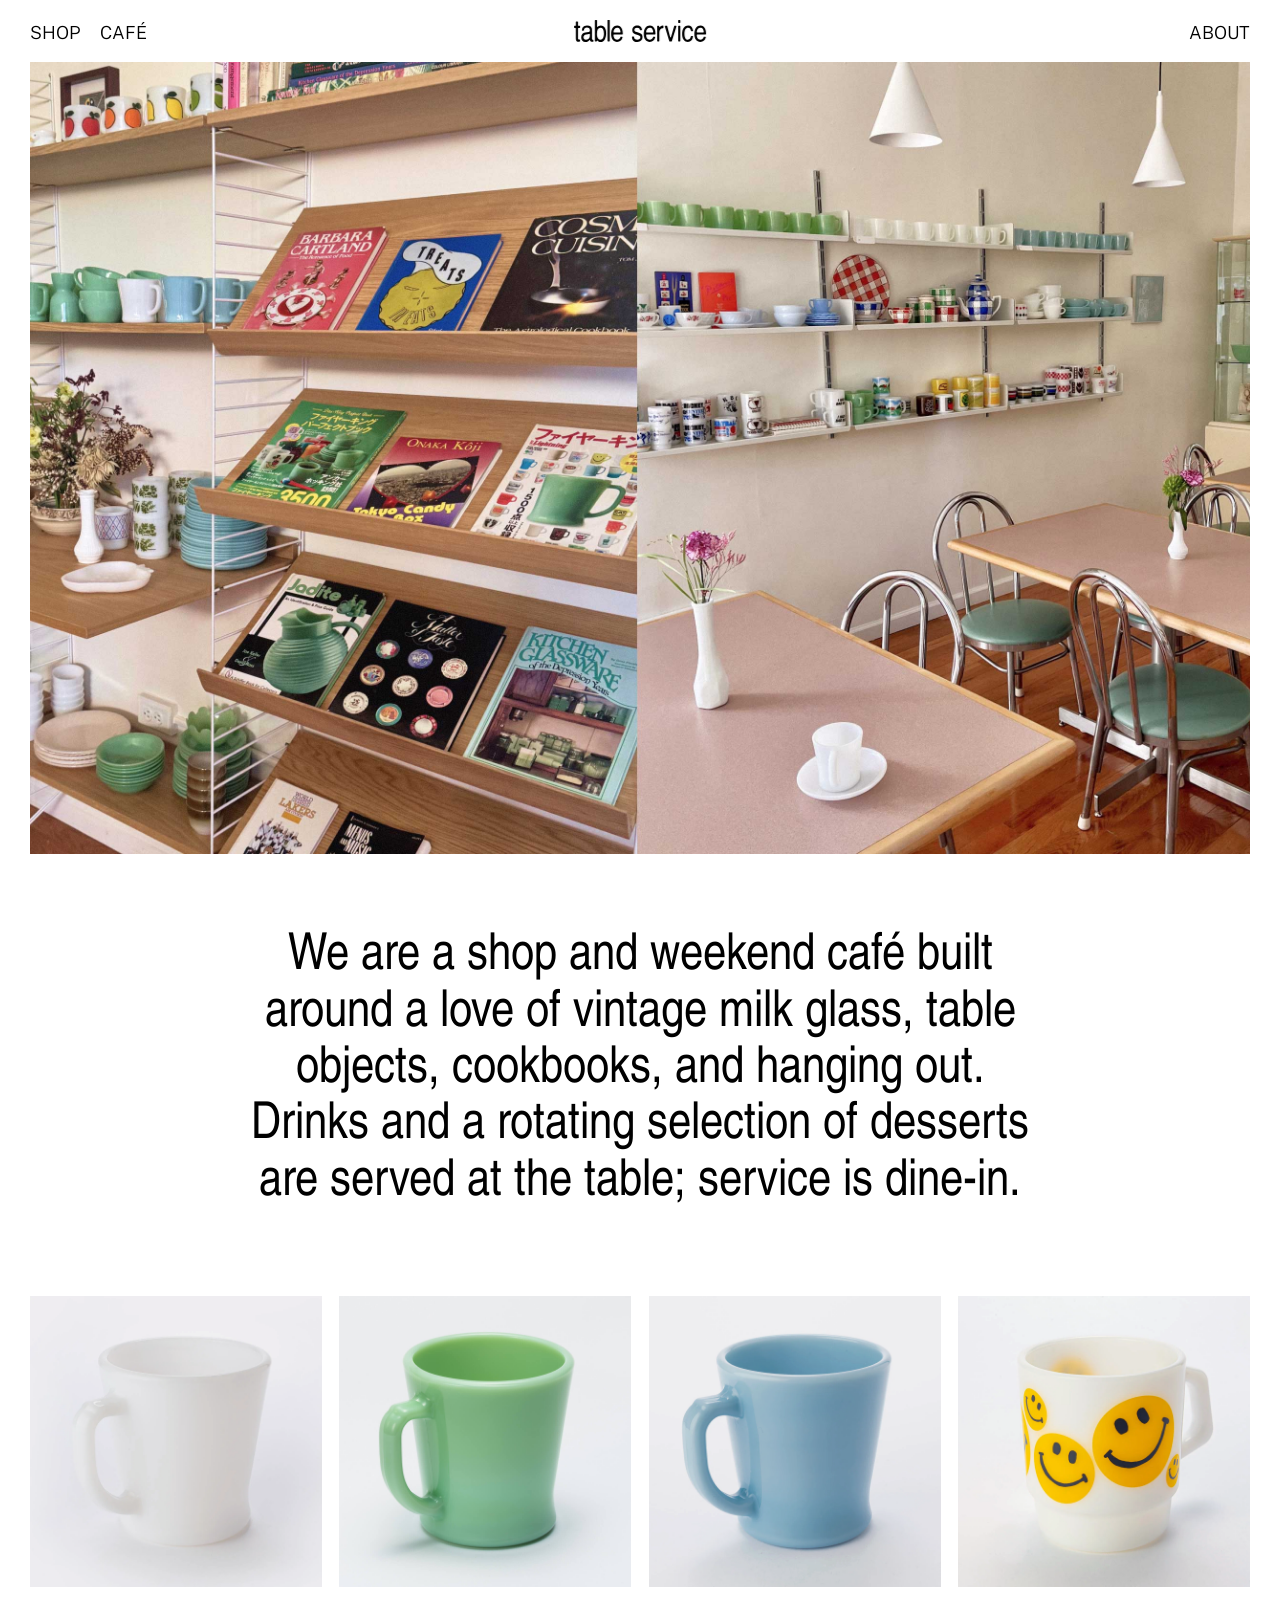
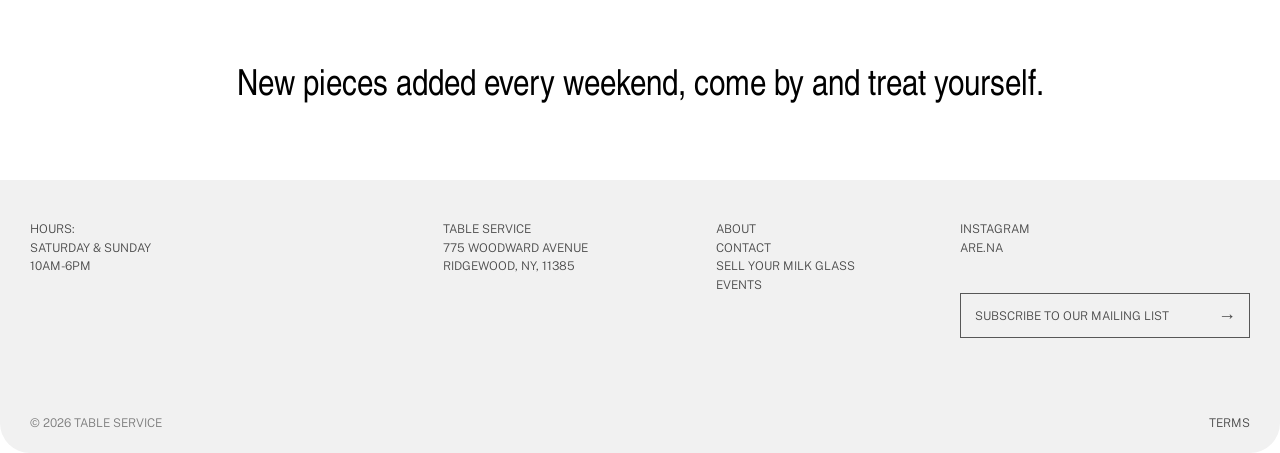
<file: index.html>
<!DOCTYPE html>
<html lang="en">
<head>
    <title>Table Service</title>
    <meta name="title" content="Table Service">
    <meta charset="UTF-8">
    <meta name="viewport" content="width=device-width, initial-scale=1.0, minimal-ui">

    <link rel="stylesheet" href="style.css"/>
    <script src="https://ajax.googleapis.com/ajax/libs/jquery/3.2.1/jquery.min.js"></script>
    <link rel="icon" href="images/icon.png">

    <!-- Fonts -->
    <link rel="preconnect" href="https://fonts.googleapis.com">
    <link rel="preconnect" href="https://fonts.gstatic.com" crossorigin>
    <link href="https://fonts.googleapis.com/css2?family=Public+Sans:ital,wght@0,100..900;1,100..900&display=swap" rel="stylesheet">
    <link href="https://fonts.googleapis.com/css2?family=Bebas+Neue&family=Pinyon+Script&display=swap" rel="stylesheet">

    <!-- Klaviyo Script -->
    <script async type='text/javascript' src='https://static.klaviyo.com/onsite/js/Yd39B6/klaviyo.js?company_id=Yd39B6'></script>
    <script type="text/javascript">
        !function(){if(!window.klaviyo){window._klOnsite=window._klOnsite||[];try{window.klaviyo=new Proxy({},{get:function(n,i){return"push"===i?function(){var n;(n=window._klOnsite).push.apply(n,arguments)}:function(){for(var n=arguments.length,o=new Array(n),w=0;w<n;w++)o[w]=arguments[w];var t="function"==typeof o[o.length-1]?o.pop():void 0,e=new Promise((function(n){window._klOnsite.push([i].concat(o,[function(i){t&&t(i),n(i)}]))}));return e}}})}catch(n){window.klaviyo=window.klaviyo||[],window.klaviyo.push=function(){var n;(n=window._klOnsite).push.apply(n,arguments)}}}}();
    </script>
</head>
<body>

    <!-- NAV -->
    <div id="nav">
        <div class="nav-left">
            <div class="nav-item">
                <a href="shop.html" class="nav-trigger">Shop</a>
            <!--      <div class="dropdown">
                    <a href="#">Milk Glass</a>
                    <a href="#">Linens</a>
                    <a href="#">Objects</a>
                    <a href="#">Books</a>
                </div>-->
            </div>
            <div class="nav-item">
                <a href="cafe.html" class="nav-trigger">Café</a>
               <!--      <div class="dropdown">
                    <a href="#">Coffee</a>
                    <a href="#">Tea</a>
                    <a href="#">Treats</a>
                </div>-->
            </div>
        </div>

        <!-- LOGO IMAGE CONTAINER (Centered Statically) -->
        <div id="name">
            <a href="index.html" id="logo-link">
                <img src="imgs/tableservice.svg" id="header-logo-img" alt="Table Service Logo" />
            </a>
        </div>

        <div class="nav-right">
            <a href="about.html">About</a>
        </div>
    </div>

    <!-- CONTENT HEADER TILE -->
    <div class="header_tile">
        <img src="imgs/header.jpg" alt="Header Visual" />
    </div>

    <!-- SUBHEADER -->
    <div id="subheader">
We are a shop and weekend café built around a love of vintage milk glass, table objects, cookbooks, and hanging out. Drinks and a rotating selection of desserts are served at the table; service is dine-in.
    </div>

    <!-- CONTENT GRID -->
    <div class="page-content grid">
        <div class="tile">
            <img src="imgs/white_1.png" data-images="img/ts.jpg,img/doily.jpg" alt="Milk Glass Collection" />

        </div>

        <div class="tile">
            <img src="imgs/jadeite_1.jpg" data-images="img/jade2.jpg,img/jade3.jpg" alt="Jadeite Collection" />

        </div>

        <div class="tile">
            <img src="imgs/delphite_1.png" data-images="img/ts3_alt1.jpg,img/ts3_alt2.jpg" alt="Delphite Collection" />
  
        </div>

        <div class="tile">
            <img src="imgs/misc_1.png" data-images="img/ts4_alt1.jpg,img/ts4_alt2.jpg" alt="Vintage Items" />

        </div>
    </div>



<!-- BOTTOM COPY -->

    <div id="subheader_about">
        <p>New pieces added every weekend, come by and treat yourself.</p>
    </div>

    <!-- FOOTER -->
    <footer class="footer">
        <div class="footer__inner">
            <div class="footer__grid">
                <div class="footer__hours">HOURS:<br>Saturday &amp; Sunday<br>10AM-6PM</div>

                <div class="footer__contact">
                    <div>table service</div>
                    <div>775 Woodward Avenue</div>
                    <div>Ridgewood, NY, 11385</div>
                </div>

                <nav class="footer__nav" aria-label="Footer navigation">
                    <a href="about.html">ABOUT</a>
                    <a href="mailto:tableservicenyc@gmail.com">CONTACT</a>
                                        <!--<a href="gift_certificates.html">GIFT CERTIFICATES</a>-->
                    <a href="sell.html">SELL YOUR MILK GLASS</a>
                    <a href="events.html">EVENTS</a>
                </nav>

                <div class="footer__right">     
                    <a href="https://www.instagram.com/tableservicenyc/?hl=en" target="_blank" rel="noopener noreferrer">INSTAGRAM</a>
                    <a class="footer__instagram" href="https://www.are.na/table-service/table-service-mldcn_1tp-c/" target="_blank" rel="noopener noreferrer">ARE.NA</a>

                    <form class="footer__subscribe" id="footer-subscribe-form" novalidate>
                        <label class="sr-only" for="footer-subscribe-email">Subscribe to our mailing list</label>
                        <input
                            id="footer-subscribe-email"
                            name="email"
                            type="email"
                            placeholder="SUBSCRIBE TO OUR MAILING LIST"
                            autocomplete="email"
                            required
                        />
                        <button type="submit" aria-label="Submit email subscription">&#8594;</button>
                    </form>



                    <div class="footer__message" id="footer-subscribe-message" aria-live="polite"></div>
                </div>

                <div class="footer__copyright">© 2026 TABLE SERVICE</div>
                <a class="footer__terms" href="terms.html">TERMS</a>
            </div>
        </div>
    </footer>

<!-- KLAVIYO SUBSCRIPTION FORM -->

<script>
document.addEventListener("DOMContentLoaded", function () {
    const form = document.getElementById("footer-subscribe-form");
    const emailInput = document.getElementById("footer-subscribe-email");
    const message = document.getElementById("footer-subscribe-message");
    const submitButton = form.querySelector('button[type="submit"]');

    const KLAVIYO_PUBLIC_KEY = "Yd39B6";
    const KLAVIYO_LIST_ID = "Sd6stV";

    form.addEventListener("submit", async function (e) {
        e.preventDefault();

        const email = emailInput.value.trim();

        if (!email || !emailInput.checkValidity()) {
            message.textContent = "Please enter a valid email address.";
            return;
        }

        submitButton.disabled = true;
        message.textContent = "Submitting...";

        try {
            const response = await fetch(
                `https://a.klaviyo.com/client/subscriptions/?company_id=${KLAVIYO_PUBLIC_KEY}`,
                {
                    method: "POST",
                    headers: {
                        "Content-Type": "application/vnd.api+json",
                        "revision": "2026-10-15"
                    },
                    body: JSON.stringify({
                        data: {
                            type: "subscription",
                            attributes: {
                                custom_source: "Table Service Website Footer",
                                profile: {
                                    data: {
                                        type: "profile",
                                        attributes: {
                                            email: email,
                                            subscriptions: {
                                                email: {
                                                    marketing: {
                                                        consent: "SUBSCRIBED"
                                                    }
                                                }
                                            }
                                        }
                                    }
                                }
                            },
                            relationships: {
                                list: {
                                    data: {
                                        type: "list",
                                        id: KLAVIYO_LIST_ID
                                    }
                                }
                            }
                        }
                    })
                }
            );

            if (!response.ok) {
                const errorData = await response.json();
                throw new Error(
                    errorData.errors?.[0]?.detail ||
                    "Klaviyo could not process your subscription."
                );
            }

            message.textContent = "Thank you for subscribing!";
            form.reset();

        } catch (error) {
            console.error("Subscription failed:", error);
            message.textContent =
                "Sorry, something went wrong. Please try again.";
        } finally {
            submitButton.disabled = false;
        }
    });
});
</script>
</body>
</html>
</file>
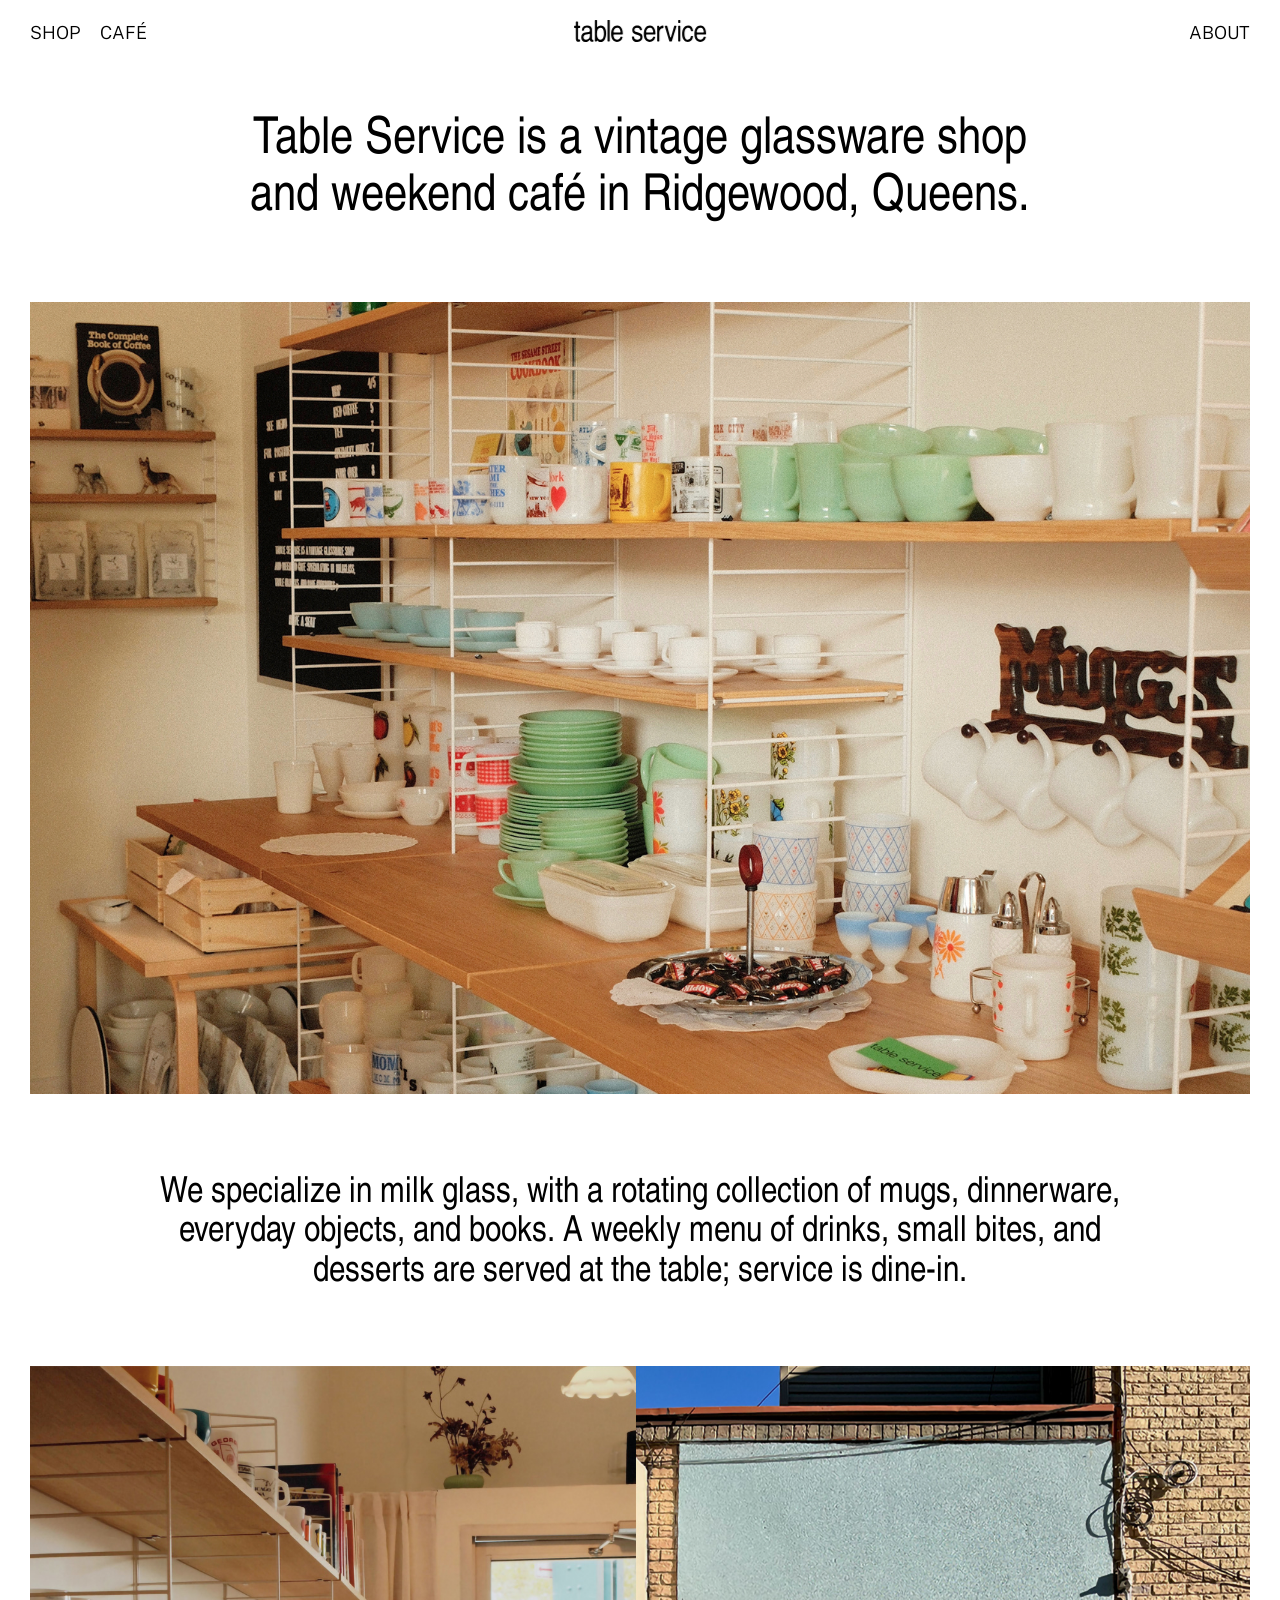
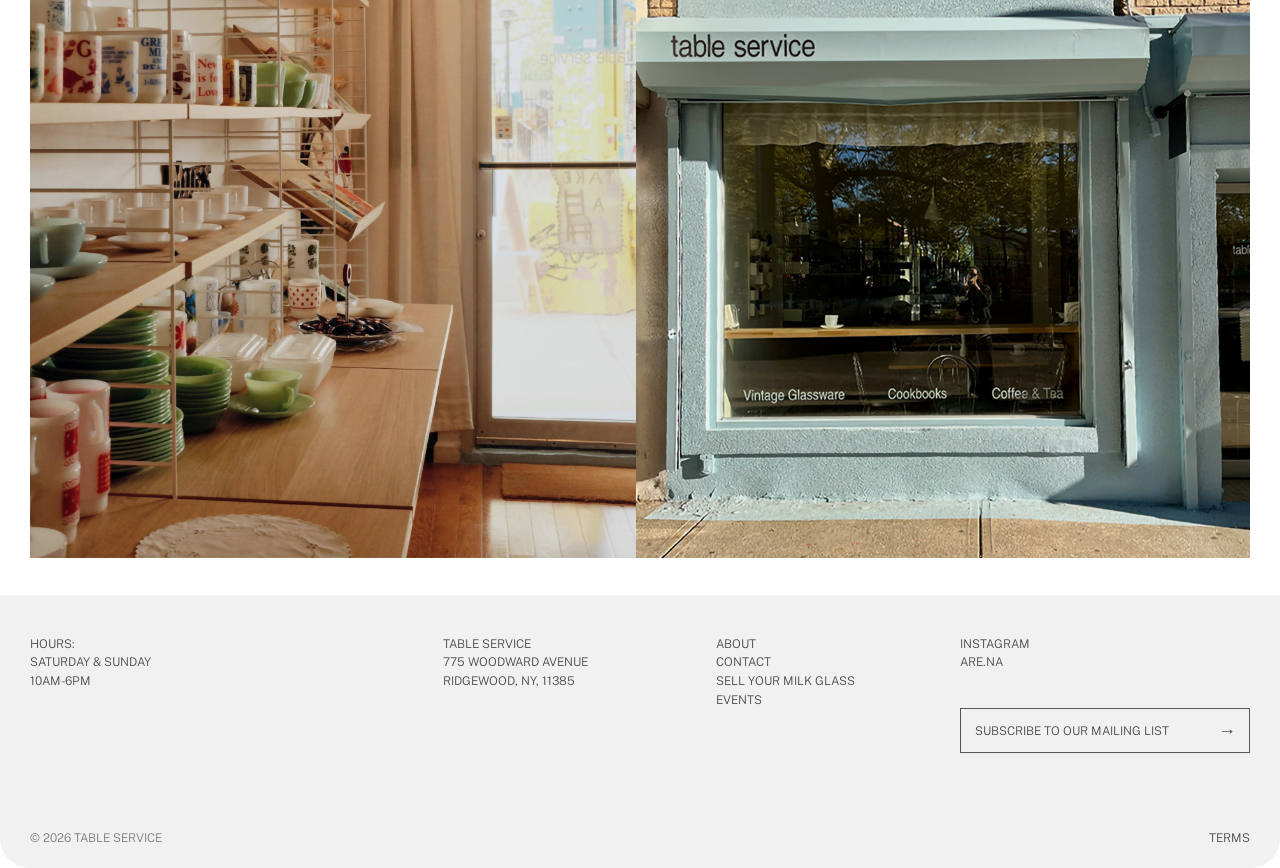
<file: about.html>
<!DOCTYPE html>
<html lang="en">
<head>
    <title>Table Service</title>
    <meta name="title" content="Table Service">
    <meta charset="UTF-8">
    <meta name="viewport" content="width=device-width, initial-scale=1.0, minimal-ui">

    <link rel="stylesheet" href="style.css"/>
    <script src="https://ajax.googleapis.com/ajax/libs/jquery/3.2.1/jquery.min.js"></script>
    <link rel="icon" href="images/icon.png">

    <!-- Fonts -->
    <link rel="preconnect" href="https://fonts.googleapis.com">
    <link rel="preconnect" href="https://fonts.gstatic.com" crossorigin>
    <link href="https://fonts.googleapis.com/css2?family=Public+Sans:ital,wght@0,100..900;1,100..900&display=swap" rel="stylesheet">
    <link href="https://fonts.googleapis.com/css2?family=Bebas+Neue&family=Pinyon+Script&display=swap" rel="stylesheet">

    <!-- Klaviyo Script -->
    <script async type='text/javascript' src='https://static.klaviyo.com/onsite/js/Yd39B6/klaviyo.js?company_id=Yd39B6'></script>
    <script type="text/javascript">
        !function(){if(!window.klaviyo){window._klOnsite=window._klOnsite||[];try{window.klaviyo=new Proxy({},{get:function(n,i){return"push"===i?function(){var n;(n=window._klOnsite).push.apply(n,arguments)}:function(){for(var n=arguments.length,o=new Array(n),w=0;w<n;w++)o[w]=arguments[w];var t="function"==typeof o[o.length-1]?o.pop():void 0,e=new Promise((function(n){window._klOnsite.push([i].concat(o,[function(i){t&&t(i),n(i)}]))}));return e}}})}catch(n){window.klaviyo=window.klaviyo||[],window.klaviyo.push=function(){var n;(n=window._klOnsite).push.apply(n,arguments)}}}}();
    </script>
</head>
<body>

    <!-- NAV -->
<!-- NAV -->
    <div id="nav">
        <div class="nav-left">
            <div class="nav-item">
                <a href="shop.html" class="nav-trigger">Shop</a>
            <!--      <div class="dropdown">
                    <a href="#">Milk Glass</a>
                    <a href="#">Linens</a>
                    <a href="#">Objects</a>
                    <a href="#">Books</a>
                </div>-->
            </div>
            <div class="nav-item">
                <a href="cafe.html" class="nav-trigger">Café</a>
               <!--      <div class="dropdown">
                    <a href="#">Coffee</a>
                    <a href="#">Tea</a>
                    <a href="#">Treats</a>
                </div>-->
            </div>
        </div>


        <!-- LOGO IMAGE CONTAINER (Centered Statically) -->
        <div id="name">
            <a href="index.html" id="logo-link">
                <img src="imgs/tableservice.svg" id="header-logo-img" alt="Table Service Logo" />
            </a>
        </div>

        <div class="nav-right">
           <a href="about.html">About</a>
        </div>
    </div>

<br><br>
    <!-- SUBHEADER -->
    <div id="subheader">
        Table Service is a vintage glassware shop and weekend café in Ridgewood, Queens.
    </div>
<br>
    <!-- CONTENT GRID -->

    <div class="header_tile">
        <img src="imgs/header3.jpg" alt="Header Visual" />
    </div>

    <div id="subheader_about">
            <p>We specialize in milk glass, with a rotating collection of mugs, dinnerware, everyday objects, and books. A weekly menu of drinks, small bites, and desserts are served at the table; service is dine-in.</p>
    </div>


    <div class="full_width_image">
        <img src="imgs/exterior.jpg" alt="Header Visual" />
    </div>


<br>


    <!-- FOOTER -->
    <footer class="footer">
        <div class="footer__inner">
            <div class="footer__grid">
                <div class="footer__hours">HOURS:<br>Saturday &amp; Sunday<br>10AM-6PM</div>

                <div class="footer__contact">
                    <div>table service</div>
                    <div>775 Woodward Avenue</div>
                    <div>Ridgewood, NY, 11385</div>
                </div>

                <nav class="footer__nav" aria-label="Footer navigation">
                    <a href="about.html">ABOUT</a>
                    <a href="mailto:tableservicenyc@gmail.com">CONTACT</a>
                    <!--<a href="gift_certificates.html">GIFT CERTIFICATES</a>-->
                    <a href="sell.html">SELL YOUR MILK GLASS</a>
                    <a href="events.html">EVENTS</a>
                </nav>

                <div class="footer__right">     
                    <a href="https://www.instagram.com/tableservicenyc/?hl=en" target="_blank" rel="noopener noreferrer">INSTAGRAM</a>
                    <a class="footer__instagram" href="https://www.are.na/table-service/table-service-mldcn_1tp-c/" target="_blank" rel="noopener noreferrer">ARE.NA</a>

                    <form class="footer__subscribe" id="footer-subscribe-form" novalidate>
                        <label class="sr-only" for="footer-subscribe-email">Subscribe to our mailing list</label>
                        <input
                            id="footer-subscribe-email"
                            name="email"
                            type="email"
                            placeholder="SUBSCRIBE TO OUR MAILING LIST"
                            autocomplete="email"
                            required
                        />
                        <button type="submit" aria-label="Submit email subscription">&#8594;</button>
                    </form>

                    <div class="footer__message" id="footer-subscribe-message" aria-live="polite"></div>
                </div>

                <div class="footer__copyright">© 2026 TABLE SERVICE</div>
                <a class="footer__terms" href="terms.html">TERMS</a>
            </div>
        </div>
    </footer>

<!-- KLAVIYO SUBSCRIPTION FORM -->

<script>
document.addEventListener("DOMContentLoaded", function () {
    const form = document.getElementById("footer-subscribe-form");
    const emailInput = document.getElementById("footer-subscribe-email");
    const message = document.getElementById("footer-subscribe-message");
    const submitButton = form.querySelector('button[type="submit"]');

    const KLAVIYO_PUBLIC_KEY = "Yd39B6";
    const KLAVIYO_LIST_ID = "Sd6stV";

    form.addEventListener("submit", async function (e) {
        e.preventDefault();

        const email = emailInput.value.trim();

        if (!email || !emailInput.checkValidity()) {
            message.textContent = "Please enter a valid email address.";
            return;
        }

        submitButton.disabled = true;
        message.textContent = "Submitting...";

        try {
            const response = await fetch(
                `https://a.klaviyo.com/client/subscriptions/?company_id=${KLAVIYO_PUBLIC_KEY}`,
                {
                    method: "POST",
                    headers: {
                        "Content-Type": "application/vnd.api+json",
                        "revision": "2026-10-15"
                    },
                    body: JSON.stringify({
                        data: {
                            type: "subscription",
                            attributes: {
                                custom_source: "Table Service Website Footer",
                                profile: {
                                    data: {
                                        type: "profile",
                                        attributes: {
                                            email: email,
                                            subscriptions: {
                                                email: {
                                                    marketing: {
                                                        consent: "SUBSCRIBED"
                                                    }
                                                }
                                            }
                                        }
                                    }
                                }
                            },
                            relationships: {
                                list: {
                                    data: {
                                        type: "list",
                                        id: KLAVIYO_LIST_ID
                                    }
                                }
                            }
                        }
                    })
                }
            );

            if (!response.ok) {
                const errorData = await response.json();
                throw new Error(
                    errorData.errors?.[0]?.detail ||
                    "Klaviyo could not process your subscription."
                );
            }

            message.textContent = "Thank you for subscribing!";
            form.reset();

        } catch (error) {
            console.error("Subscription failed:", error);
            message.textContent =
                "Sorry, something went wrong. Please try again.";
        } finally {
            submitButton.disabled = false;
        }
    });
});
</script>
</body>
</html>
</file>
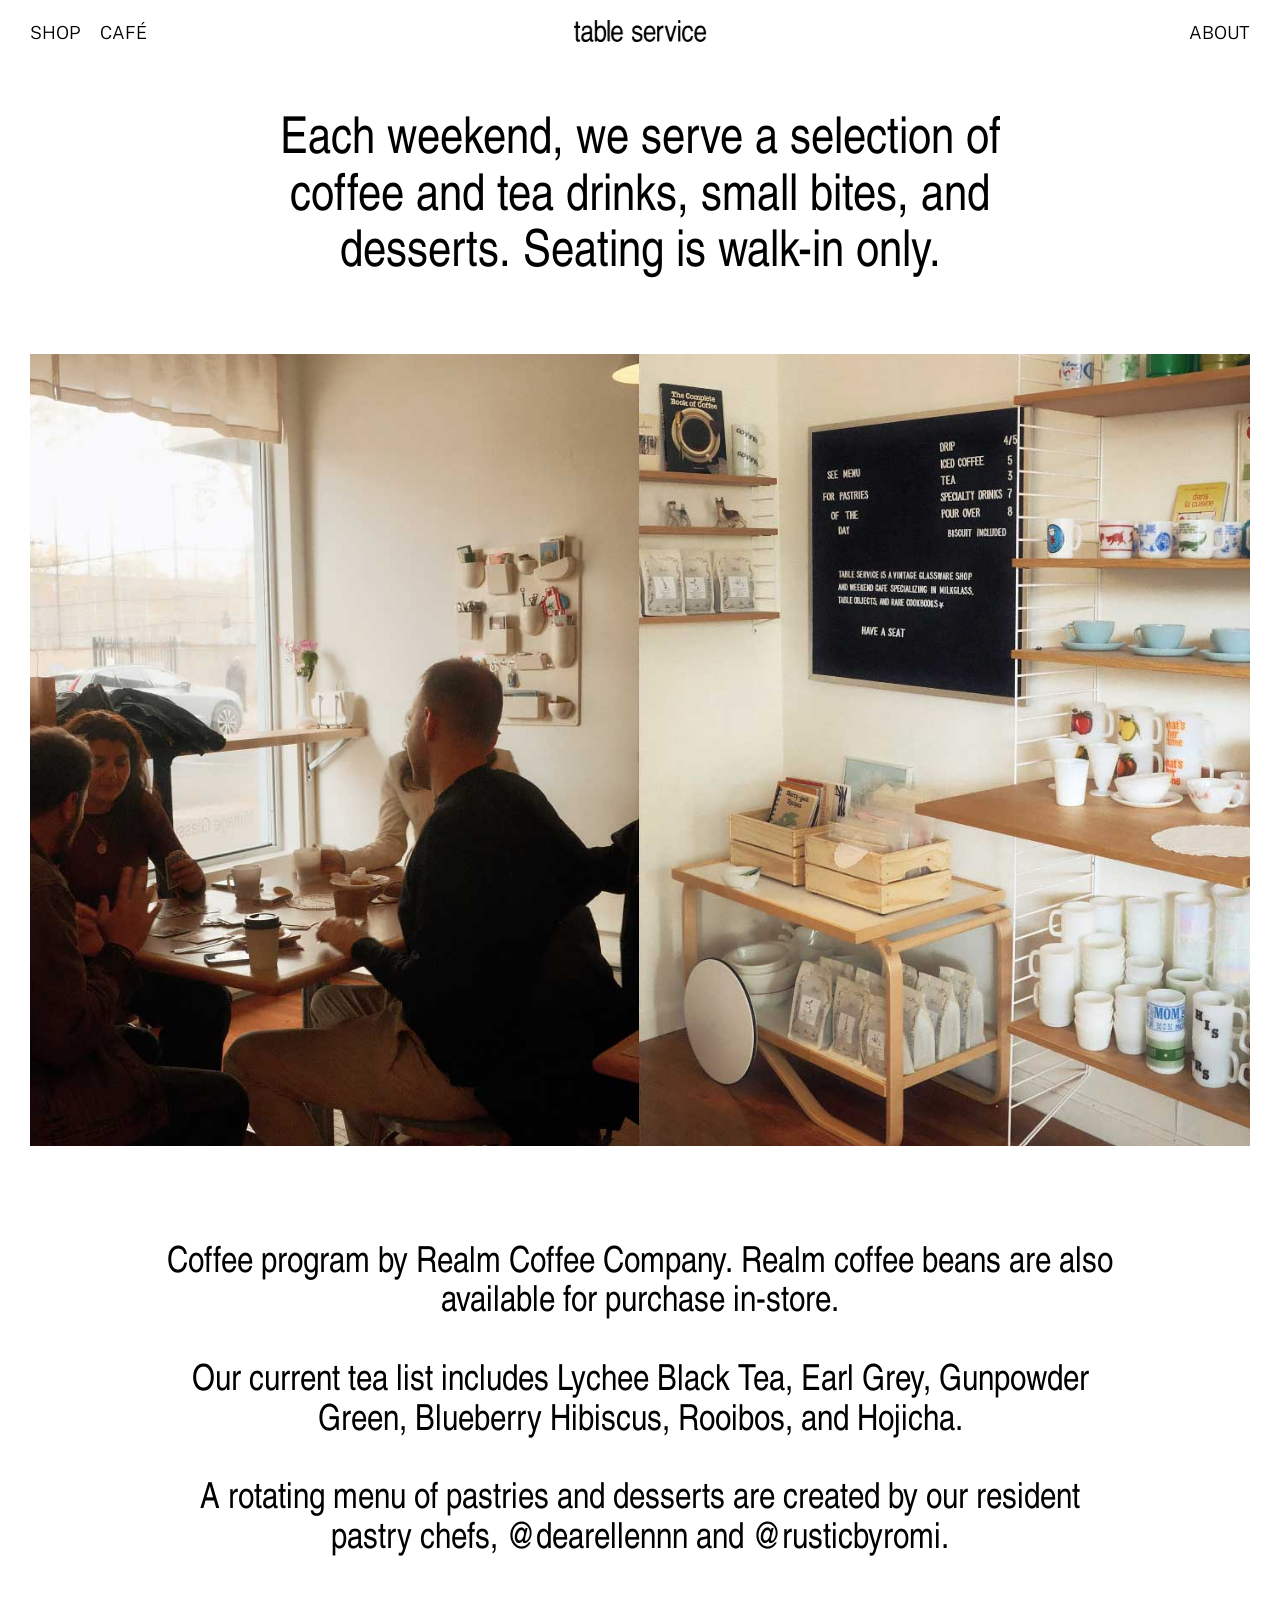
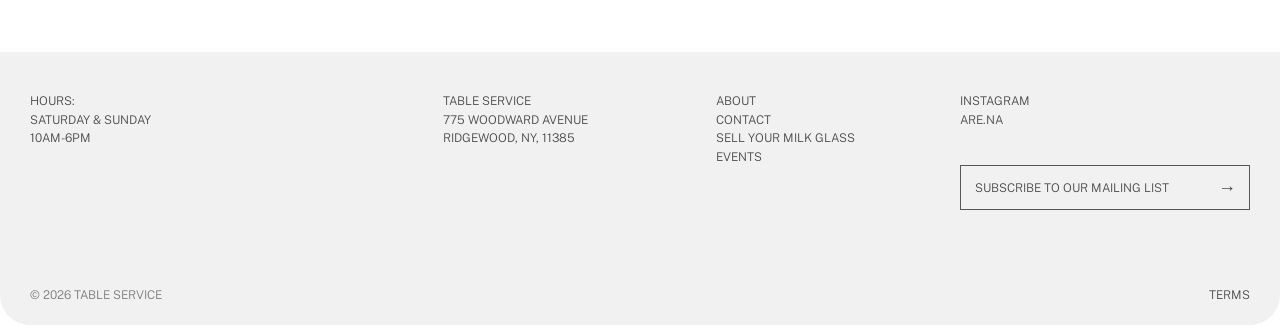
<file: cafe.html>
<!DOCTYPE html>
<html lang="en">
<head>
    <title>Table Service</title>
    <meta name="title" content="Table Service">
    <meta charset="UTF-8">
    <meta name="viewport" content="width=device-width, initial-scale=1.0, minimal-ui">

    <link rel="stylesheet" href="style.css"/>
    <script src="https://ajax.googleapis.com/ajax/libs/jquery/3.2.1/jquery.min.js"></script>
    <link rel="icon" href="images/icon.png">

    <!-- Fonts -->
    <link rel="preconnect" href="https://fonts.googleapis.com">
    <link rel="preconnect" href="https://fonts.gstatic.com" crossorigin>
    <link href="https://fonts.googleapis.com/css2?family=Public+Sans:ital,wght@0,100..900;1,100..900&display=swap" rel="stylesheet">
    <link href="https://fonts.googleapis.com/css2?family=Bebas+Neue&family=Pinyon+Script&display=swap" rel="stylesheet">

    <!-- Klaviyo Script -->
    <script async type='text/javascript' src='https://static.klaviyo.com/onsite/js/Yd39B6/klaviyo.js?company_id=Yd39B6'></script>
    <script type="text/javascript">
        !function(){if(!window.klaviyo){window._klOnsite=window._klOnsite||[];try{window.klaviyo=new Proxy({},{get:function(n,i){return"push"===i?function(){var n;(n=window._klOnsite).push.apply(n,arguments)}:function(){for(var n=arguments.length,o=new Array(n),w=0;w<n;w++)o[w]=arguments[w];var t="function"==typeof o[o.length-1]?o.pop():void 0,e=new Promise((function(n){window._klOnsite.push([i].concat(o,[function(i){t&&t(i),n(i)}]))}));return e}}})}catch(n){window.klaviyo=window.klaviyo||[],window.klaviyo.push=function(){var n;(n=window._klOnsite).push.apply(n,arguments)}}}}();
    </script>
</head>
<body>

    <!-- NAV -->
<!-- NAV -->
    <div id="nav">
        <div class="nav-left">
            <div class="nav-item">
                <a href="shop.html" class="nav-trigger">Shop</a>
            <!--      <div class="dropdown">
                    <a href="#">Milk Glass</a>
                    <a href="#">Linens</a>
                    <a href="#">Objects</a>
                    <a href="#">Books</a>
                </div>-->
            </div>
            <div class="nav-item">
                <a href="cafe.html" class="nav-trigger">Café</a>
               <!--      <div class="dropdown">
                    <a href="#">Coffee</a>
                    <a href="#">Tea</a>
                    <a href="#">Treats</a>
                </div>-->
            </div>
        </div>


        <!-- LOGO IMAGE CONTAINER (Centered Statically) -->
        <div id="name">
            <a href="index.html" id="logo-link">
                <img src="imgs/tableservice.svg" id="header-logo-img" alt="Table Service Logo" />
            </a>
        </div>

        <div class="nav-right">
            <a href="about.html">About</a>
        </div>
    </div>

<br><br>
    <!-- SUBHEADER -->
    <div id="subheader">

Each weekend, we serve a selection of coffee and tea drinks, small bites, and desserts. Seating is walk-in only.</div>
    <!-- CONTENT GRID -->

    <div class="full_width_image">
        <img src="imgs/cafe.jpg" alt="Header Visual" />
    </div>

    <div id="subheader_about">
            <p>

Coffee program by <a href="https://www.instagram.com/realmcoffeecompany/?hl=en " target="_blank" rel="noopener noreferrer">Realm Coffee Company</a>. Realm coffee beans are also available for purchase in-store.<br><br>

Our current tea list includes Lychee Black Tea, Earl Grey, Gunpowder Green, Blueberry Hibiscus, Rooibos, and Hojicha.<br><br>

A rotating menu of pastries and desserts are created by our resident pastry chefs, <a href="https://www.instagram.com/dearellennn/?hl=en" target="_blank" rel="noopener noreferrer">@dearellennn</a> and <a href="https://www.instagram.com/rusticbyromi/?hl=en" target="_blank" rel="noopener noreferrer">@rusticbyromi</a>.

</p><br>
    </div>


<!-- BOTTOM COPY 

    <div id="subheader">
         <a href="https://www.instagram.com/tableservicenyc/?hl=en" target="_blank" rel="noopener noreferrer">Follow</a> our socials for this week's items.<br><br><br>
    </div>

    -->

    <!-- FOOTER -->
    <footer class="footer">
        <div class="footer__inner">
            <div class="footer__grid">
                <div class="footer__hours">HOURS:<br>Saturday &amp; Sunday<br>10AM-6PM</div>

                <div class="footer__contact">
                    <div>table service</div>
                    <div>775 Woodward Avenue</div>
                    <div>Ridgewood, NY, 11385</div>
                </div>

                <nav class="footer__nav" aria-label="Footer navigation">
                    <a href="about.html">ABOUT</a>
                    <a href="mailto:tableservicenyc@gmail.com">CONTACT</a>
                    <!--<a href="gift_certificates.html">GIFT CERTIFICATES</a>-->
                    <a href="sell.html">SELL YOUR MILK GLASS</a>
                    <a href="events.html">EVENTS</a>
                </nav>

                <div class="footer__right">     
                    <a href="https://www.instagram.com/tableservicenyc/?hl=en" target="_blank" rel="noopener noreferrer">INSTAGRAM</a>
                    <a class="footer__instagram" href="https://www.are.na/table-service/table-service-mldcn_1tp-c/" target="_blank" rel="noopener noreferrer">ARE.NA</a>

                    <form class="footer__subscribe" id="footer-subscribe-form" novalidate>
                        <label class="sr-only" for="footer-subscribe-email">Subscribe to our mailing list</label>
                        <input
                            id="footer-subscribe-email"
                            name="email"
                            type="email"
                            placeholder="SUBSCRIBE TO OUR MAILING LIST"
                            autocomplete="email"
                            required
                        />
                        <button type="submit" aria-label="Submit email subscription">&#8594;</button>
                    </form>

                    <div class="footer__message" id="footer-subscribe-message" aria-live="polite"></div>
                </div>

                <div class="footer__copyright">© 2026 TABLE SERVICE</div>
                <a class="footer__terms" href="terms.html">TERMS</a>
            </div>
        </div>
    </footer>

<!-- KLAVIYO SUBSCRIPTION FORM -->

<script>
document.addEventListener("DOMContentLoaded", function () {
    const form = document.getElementById("footer-subscribe-form");
    const emailInput = document.getElementById("footer-subscribe-email");
    const message = document.getElementById("footer-subscribe-message");
    const submitButton = form.querySelector('button[type="submit"]');

    const KLAVIYO_PUBLIC_KEY = "Yd39B6";
    const KLAVIYO_LIST_ID = "Sd6stV";

    form.addEventListener("submit", async function (e) {
        e.preventDefault();

        const email = emailInput.value.trim();

        if (!email || !emailInput.checkValidity()) {
            message.textContent = "Please enter a valid email address.";
            return;
        }

        submitButton.disabled = true;
        message.textContent = "Submitting...";

        try {
            const response = await fetch(
                `https://a.klaviyo.com/client/subscriptions/?company_id=${KLAVIYO_PUBLIC_KEY}`,
                {
                    method: "POST",
                    headers: {
                        "Content-Type": "application/vnd.api+json",
                        "revision": "2026-10-15"
                    },
                    body: JSON.stringify({
                        data: {
                            type: "subscription",
                            attributes: {
                                custom_source: "Table Service Website Footer",
                                profile: {
                                    data: {
                                        type: "profile",
                                        attributes: {
                                            email: email,
                                            subscriptions: {
                                                email: {
                                                    marketing: {
                                                        consent: "SUBSCRIBED"
                                                    }
                                                }
                                            }
                                        }
                                    }
                                }
                            },
                            relationships: {
                                list: {
                                    data: {
                                        type: "list",
                                        id: KLAVIYO_LIST_ID
                                    }
                                }
                            }
                        }
                    })
                }
            );

            if (!response.ok) {
                const errorData = await response.json();
                throw new Error(
                    errorData.errors?.[0]?.detail ||
                    "Klaviyo could not process your subscription."
                );
            }

            message.textContent = "Thank you for subscribing!";
            form.reset();

        } catch (error) {
            console.error("Subscription failed:", error);
            message.textContent =
                "Sorry, something went wrong. Please try again.";
        } finally {
            submitButton.disabled = false;
        }
    });
});
</script>
</body>
</html>
</file>
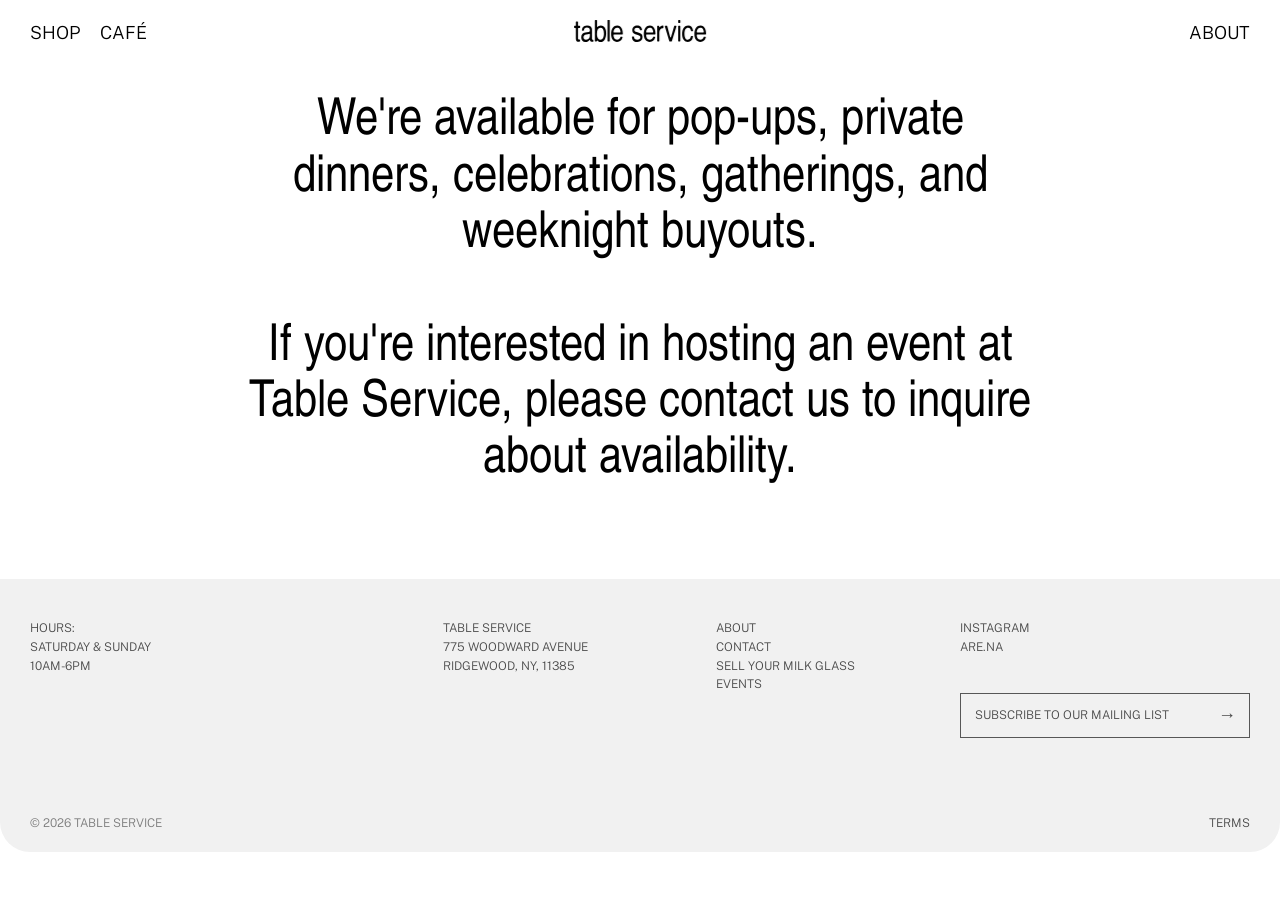
<file: events.html>
<!DOCTYPE html>
<html lang="en">
<head>
    <title>Table Service</title>
    <meta name="title" content="Table Service">
    <meta charset="UTF-8">
    <meta name="viewport" content="width=device-width, initial-scale=1.0, minimal-ui">

    <link rel="stylesheet" href="style.css"/>
    <script src="https://ajax.googleapis.com/ajax/libs/jquery/3.2.1/jquery.min.js"></script>
    <link rel="icon" href="images/icon.png">

    <!-- Fonts -->
    <link rel="preconnect" href="https://fonts.googleapis.com">
    <link rel="preconnect" href="https://fonts.gstatic.com" crossorigin>
    <link href="https://fonts.googleapis.com/css2?family=Public+Sans:ital,wght@0,100..900;1,100..900&display=swap" rel="stylesheet">
    <link href="https://fonts.googleapis.com/css2?family=Bebas+Neue&family=Pinyon+Script&display=swap" rel="stylesheet">

    <!-- Klaviyo Script -->
    <script async type='text/javascript' src='https://static.klaviyo.com/onsite/js/Yd39B6/klaviyo.js?company_id=Yd39B6'></script>
    <script type="text/javascript">
        !function(){if(!window.klaviyo){window._klOnsite=window._klOnsite||[];try{window.klaviyo=new Proxy({},{get:function(n,i){return"push"===i?function(){var n;(n=window._klOnsite).push.apply(n,arguments)}:function(){for(var n=arguments.length,o=new Array(n),w=0;w<n;w++)o[w]=arguments[w];var t="function"==typeof o[o.length-1]?o.pop():void 0,e=new Promise((function(n){window._klOnsite.push([i].concat(o,[function(i){t&&t(i),n(i)}]))}));return e}}})}catch(n){window.klaviyo=window.klaviyo||[],window.klaviyo.push=function(){var n;(n=window._klOnsite).push.apply(n,arguments)}}}}();
    </script>
</head>
<body>

    <!-- NAV -->
<!-- NAV -->
    <div id="nav">
        <div class="nav-left">
            <div class="nav-item">
                <a href="shop.html" class="nav-trigger">Shop</a>
            <!--      <div class="dropdown">
                    <a href="#">Milk Glass</a>
                    <a href="#">Linens</a>
                    <a href="#">Objects</a>
                    <a href="#">Books</a>
                </div>-->
            </div>
            <div class="nav-item">
                <a href="cafe.html" class="nav-trigger">Café</a>
               <!--      <div class="dropdown">
                    <a href="#">Coffee</a>
                    <a href="#">Tea</a>
                    <a href="#">Treats</a>
                </div>-->
            </div>
        </div>


        <!-- LOGO IMAGE CONTAINER (Centered Statically) -->
        <div id="name">
            <a href="index.html" id="logo-link">
                <img src="imgs/tableservice.svg" id="header-logo-img" alt="Table Service Logo" />
            </a>
        </div>

        <div class="nav-right">
            <a href="about.html">About</a>
        </div>
    </div>

<br>

    <!-- SUBHEADER -->
    <div id="subheader">
        We're available for pop-ups, private dinners, celebrations, gatherings, and weeknight buyouts.<br><br>If you're interested in hosting an event at Table Service, please <a href="mailto:tableservicenyc@gmail.com">contact us</a> to inquire about availability.
    </div>
<br>

<!-- CONTENT GRID -->


<!-- BOTTOM COPY -->

    <div id="subheader_about">
        <p></p>
    </div>

    <!-- FOOTER -->
    <footer class="footer">
        <div class="footer__inner">
            <div class="footer__grid">
                <div class="footer__hours">HOURS:<br>Saturday &amp; Sunday<br>10AM-6PM</div>

                <div class="footer__contact">
                    <div>table service</div>
                    <div>775 Woodward Avenue</div>
                    <div>Ridgewood, NY, 11385</div>
                </div>

                <nav class="footer__nav" aria-label="Footer navigation">
                    <a href="about.html">ABOUT</a>
                    <a href="mailto:tableservicenyc@gmail.com">CONTACT</a>
                    <!--<a href="gift_certificates.html">GIFT CERTIFICATES</a>-->
                    <a href="sell.html">SELL YOUR MILK GLASS</a>
                    <a href="events.html">EVENTS</a>
                </nav>

                <div class="footer__right">     
                    <a href="https://www.instagram.com/tableservicenyc/?hl=en" target="_blank" rel="noopener noreferrer">INSTAGRAM</a>
                    <a class="footer__instagram" href="https://www.are.na/table-service/table-service-mldcn_1tp-c/" target="_blank" rel="noopener noreferrer">ARE.NA</a>

                    <form class="footer__subscribe" id="footer-subscribe-form" novalidate>
                        <label class="sr-only" for="footer-subscribe-email">Subscribe to our mailing list</label>
                        <input
                            id="footer-subscribe-email"
                            name="email"
                            type="email"
                            placeholder="SUBSCRIBE TO OUR MAILING LIST"
                            autocomplete="email"
                            required
                        />
                        <button type="submit" aria-label="Submit email subscription">&#8594;</button>
                    </form>

                    <div class="footer__message" id="footer-subscribe-message" aria-live="polite"></div>
                </div>

                <div class="footer__copyright">© 2026 TABLE SERVICE</div>
                <a class="footer__terms" href="terms.html">TERMS</a>
            </div>
        </div>
    </footer>

<!-- KLAVIYO SUBSCRIPTION FORM -->

<script>
document.addEventListener("DOMContentLoaded", function () {
    const form = document.getElementById("footer-subscribe-form");
    const emailInput = document.getElementById("footer-subscribe-email");
    const message = document.getElementById("footer-subscribe-message");
    const submitButton = form.querySelector('button[type="submit"]');

    const KLAVIYO_PUBLIC_KEY = "Yd39B6";
    const KLAVIYO_LIST_ID = "Sd6stV";

    form.addEventListener("submit", async function (e) {
        e.preventDefault();

        const email = emailInput.value.trim();

        if (!email || !emailInput.checkValidity()) {
            message.textContent = "Please enter a valid email address.";
            return;
        }

        submitButton.disabled = true;
        message.textContent = "Submitting...";

        try {
            const response = await fetch(
                `https://a.klaviyo.com/client/subscriptions/?company_id=${KLAVIYO_PUBLIC_KEY}`,
                {
                    method: "POST",
                    headers: {
                        "Content-Type": "application/vnd.api+json",
                        "revision": "2026-10-15"
                    },
                    body: JSON.stringify({
                        data: {
                            type: "subscription",
                            attributes: {
                                custom_source: "Table Service Website Footer",
                                profile: {
                                    data: {
                                        type: "profile",
                                        attributes: {
                                            email: email,
                                            subscriptions: {
                                                email: {
                                                    marketing: {
                                                        consent: "SUBSCRIBED"
                                                    }
                                                }
                                            }
                                        }
                                    }
                                }
                            },
                            relationships: {
                                list: {
                                    data: {
                                        type: "list",
                                        id: KLAVIYO_LIST_ID
                                    }
                                }
                            }
                        }
                    })
                }
            );

            if (!response.ok) {
                const errorData = await response.json();
                throw new Error(
                    errorData.errors?.[0]?.detail ||
                    "Klaviyo could not process your subscription."
                );
            }

            message.textContent = "Thank you for subscribing!";
            form.reset();

        } catch (error) {
            console.error("Subscription failed:", error);
            message.textContent =
                "Sorry, something went wrong. Please try again.";
        } finally {
            submitButton.disabled = false;
        }
    });
});
</script>
</body>
</html>
</file>
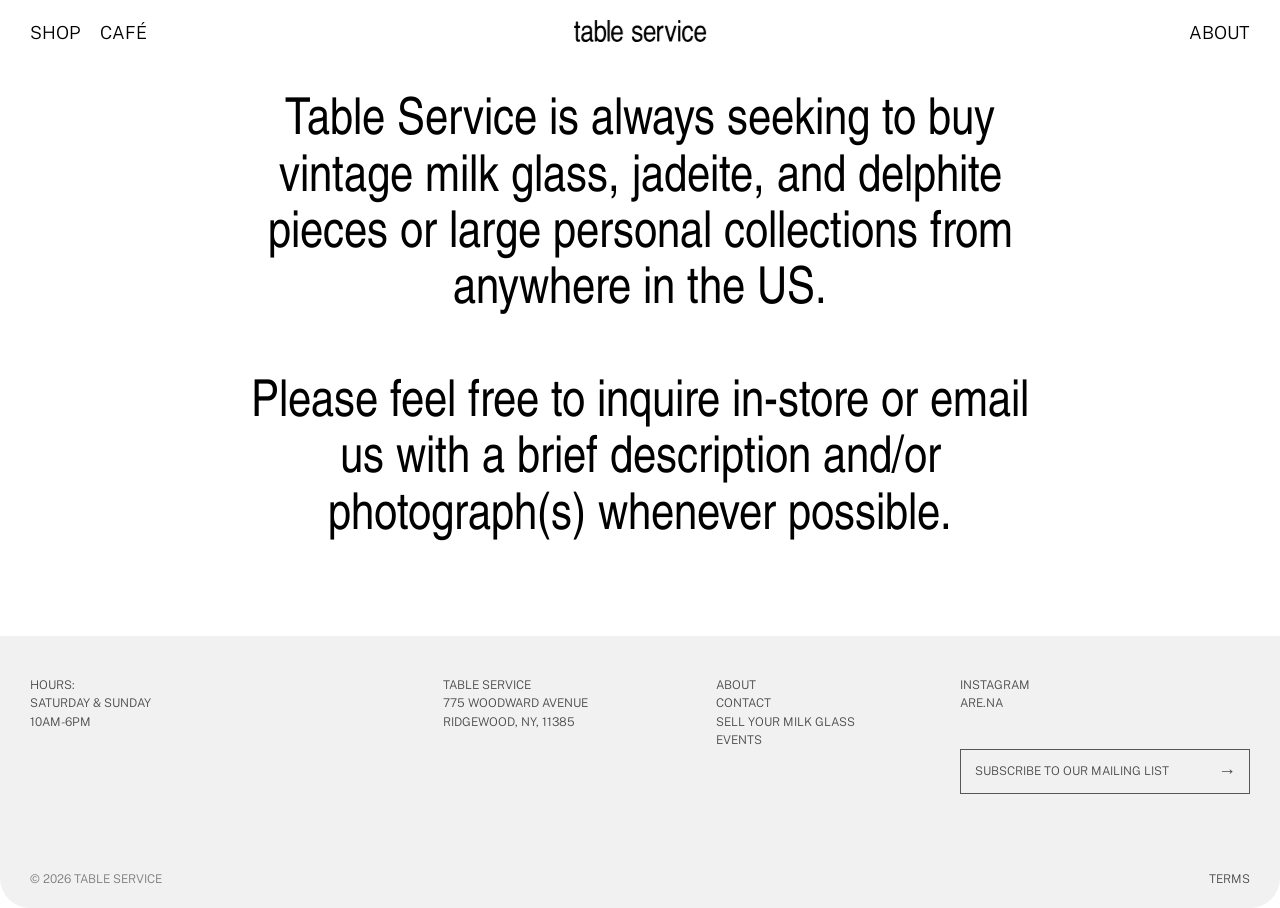
<file: sell.html>
<!DOCTYPE html>
<html lang="en">
<head>
    <title>Table Service</title>
    <meta name="title" content="Table Service">
    <meta charset="UTF-8">
    <meta name="viewport" content="width=device-width, initial-scale=1.0, minimal-ui">

    <link rel="stylesheet" href="style.css"/>
    <script src="https://ajax.googleapis.com/ajax/libs/jquery/3.2.1/jquery.min.js"></script>
    <link rel="icon" href="images/icon.png">

    <!-- Fonts -->
    <link rel="preconnect" href="https://fonts.googleapis.com">
    <link rel="preconnect" href="https://fonts.gstatic.com" crossorigin>
    <link href="https://fonts.googleapis.com/css2?family=Public+Sans:ital,wght@0,100..900;1,100..900&display=swap" rel="stylesheet">
    <link href="https://fonts.googleapis.com/css2?family=Bebas+Neue&family=Pinyon+Script&display=swap" rel="stylesheet">

    <!-- Klaviyo Script -->
    <script async type='text/javascript' src='https://static.klaviyo.com/onsite/js/Yd39B6/klaviyo.js?company_id=Yd39B6'></script>
    <script type="text/javascript">
        !function(){if(!window.klaviyo){window._klOnsite=window._klOnsite||[];try{window.klaviyo=new Proxy({},{get:function(n,i){return"push"===i?function(){var n;(n=window._klOnsite).push.apply(n,arguments)}:function(){for(var n=arguments.length,o=new Array(n),w=0;w<n;w++)o[w]=arguments[w];var t="function"==typeof o[o.length-1]?o.pop():void 0,e=new Promise((function(n){window._klOnsite.push([i].concat(o,[function(i){t&&t(i),n(i)}]))}));return e}}})}catch(n){window.klaviyo=window.klaviyo||[],window.klaviyo.push=function(){var n;(n=window._klOnsite).push.apply(n,arguments)}}}}();
    </script>
</head>
<body>

    <!-- NAV -->
<!-- NAV -->
    <div id="nav">
        <div class="nav-left">
            <div class="nav-item">
                <a href="shop.html" class="nav-trigger">Shop</a>
            <!--      <div class="dropdown">
                    <a href="#">Milk Glass</a>
                    <a href="#">Linens</a>
                    <a href="#">Objects</a>
                    <a href="#">Books</a>
                </div>-->
            </div>
            <div class="nav-item">
                <a href="cafe.html" class="nav-trigger">Café</a>
               <!--      <div class="dropdown">
                    <a href="#">Coffee</a>
                    <a href="#">Tea</a>
                    <a href="#">Treats</a>
                </div>-->
            </div>
        </div>


        <!-- LOGO IMAGE CONTAINER (Centered Statically) -->
        <div id="name">
            <a href="index.html" id="logo-link">
                <img src="imgs/tableservice.svg" id="header-logo-img" alt="Table Service Logo" />
            </a>
        </div>

        <div class="nav-right">
            <a href="about.html">About</a>
        </div>
    </div>

<br>

    <!-- SUBHEADER -->
    <div id="subheader">
        Table Service is always seeking to buy vintage milk glass, jadeite, and delphite pieces or large personal collections from anywhere in the US. <br><br>Please feel free to inquire in-store or <a href="mailto:tableservicenyc@gmail.com">email</a> us with a brief description and/or photograph(s) whenever possible.
    </div>
<br>

<!-- CONTENT GRID -->


<!-- BOTTOM COPY -->

    <div id="subheader_about">
        <p></p>
    </div>

    <!-- FOOTER -->

    <footer class="footer">
        <div class="footer__inner">
            <div class="footer__grid">
                <div class="footer__hours">HOURS:<br>Saturday &amp; Sunday<br>10AM-6PM</div>

                <div class="footer__contact">
                    <div>table service</div>
                    <div>775 Woodward Avenue</div>
                    <div>Ridgewood, NY, 11385</div>
                </div>

                <nav class="footer__nav" aria-label="Footer navigation">
                    <a href="about.html">ABOUT</a>
                    <a href="mailto:tableservicenyc@gmail.com">CONTACT</a>
                                        <!--<a href="gift_certificates.html">GIFT CERTIFICATES</a>-->
                    <a href="sell.html">SELL YOUR MILK GLASS</a>
                    <a href="events.html">EVENTS</a>
                </nav>

                <div class="footer__right">     
                    <a href="https://www.instagram.com/tableservicenyc/?hl=en" target="_blank" rel="noopener noreferrer">INSTAGRAM</a>
                    <a class="footer__instagram" href="https://www.are.na/table-service/table-service-mldcn_1tp-c/" target="_blank" rel="noopener noreferrer">ARE.NA</a>

                    <form class="footer__subscribe" id="footer-subscribe-form" novalidate>
                        <label class="sr-only" for="footer-subscribe-email">Subscribe to our mailing list</label>
                        <input
                            id="footer-subscribe-email"
                            name="email"
                            type="email"
                            placeholder="SUBSCRIBE TO OUR MAILING LIST"
                            autocomplete="email"
                            required
                        />
                        <button type="submit" aria-label="Submit email subscription">&#8594;</button>
                    </form>



                    <div class="footer__message" id="footer-subscribe-message" aria-live="polite"></div>
                </div>

                <div class="footer__copyright">© 2026 TABLE SERVICE</div>
                <a class="footer__terms" href="terms.html">TERMS</a>
            </div>
        </div>
    </footer>

<!-- KLAVIYO SUBSCRIPTION FORM -->

<script>
document.addEventListener("DOMContentLoaded", function () {
    const form = document.getElementById("footer-subscribe-form");
    const emailInput = document.getElementById("footer-subscribe-email");
    const message = document.getElementById("footer-subscribe-message");
    const submitButton = form.querySelector('button[type="submit"]');

    const KLAVIYO_PUBLIC_KEY = "Yd39B6";
    const KLAVIYO_LIST_ID = "Sd6stV";

    form.addEventListener("submit", async function (e) {
        e.preventDefault();

        const email = emailInput.value.trim();

        if (!email || !emailInput.checkValidity()) {
            message.textContent = "Please enter a valid email address.";
            return;
        }

        submitButton.disabled = true;
        message.textContent = "Submitting...";

        try {
            const response = await fetch(
                `https://a.klaviyo.com/client/subscriptions/?company_id=${KLAVIYO_PUBLIC_KEY}`,
                {
                    method: "POST",
                    headers: {
                        "Content-Type": "application/vnd.api+json",
                        "revision": "2026-10-15"
                    },
                    body: JSON.stringify({
                        data: {
                            type: "subscription",
                            attributes: {
                                custom_source: "Table Service Website Footer",
                                profile: {
                                    data: {
                                        type: "profile",
                                        attributes: {
                                            email: email,
                                            subscriptions: {
                                                email: {
                                                    marketing: {
                                                        consent: "SUBSCRIBED"
                                                    }
                                                }
                                            }
                                        }
                                    }
                                }
                            },
                            relationships: {
                                list: {
                                    data: {
                                        type: "list",
                                        id: KLAVIYO_LIST_ID
                                    }
                                }
                            }
                        }
                    })
                }
            );

            if (!response.ok) {
                const errorData = await response.json();
                throw new Error(
                    errorData.errors?.[0]?.detail ||
                    "Klaviyo could not process your subscription."
                );
            }

            message.textContent = "Thank you for subscribing!";
            form.reset();

        } catch (error) {
            console.error("Subscription failed:", error);
            message.textContent =
                "Sorry, something went wrong. Please try again.";
        } finally {
            submitButton.disabled = false;
        }
    });
});
</script>
</body>
</html>
</file>
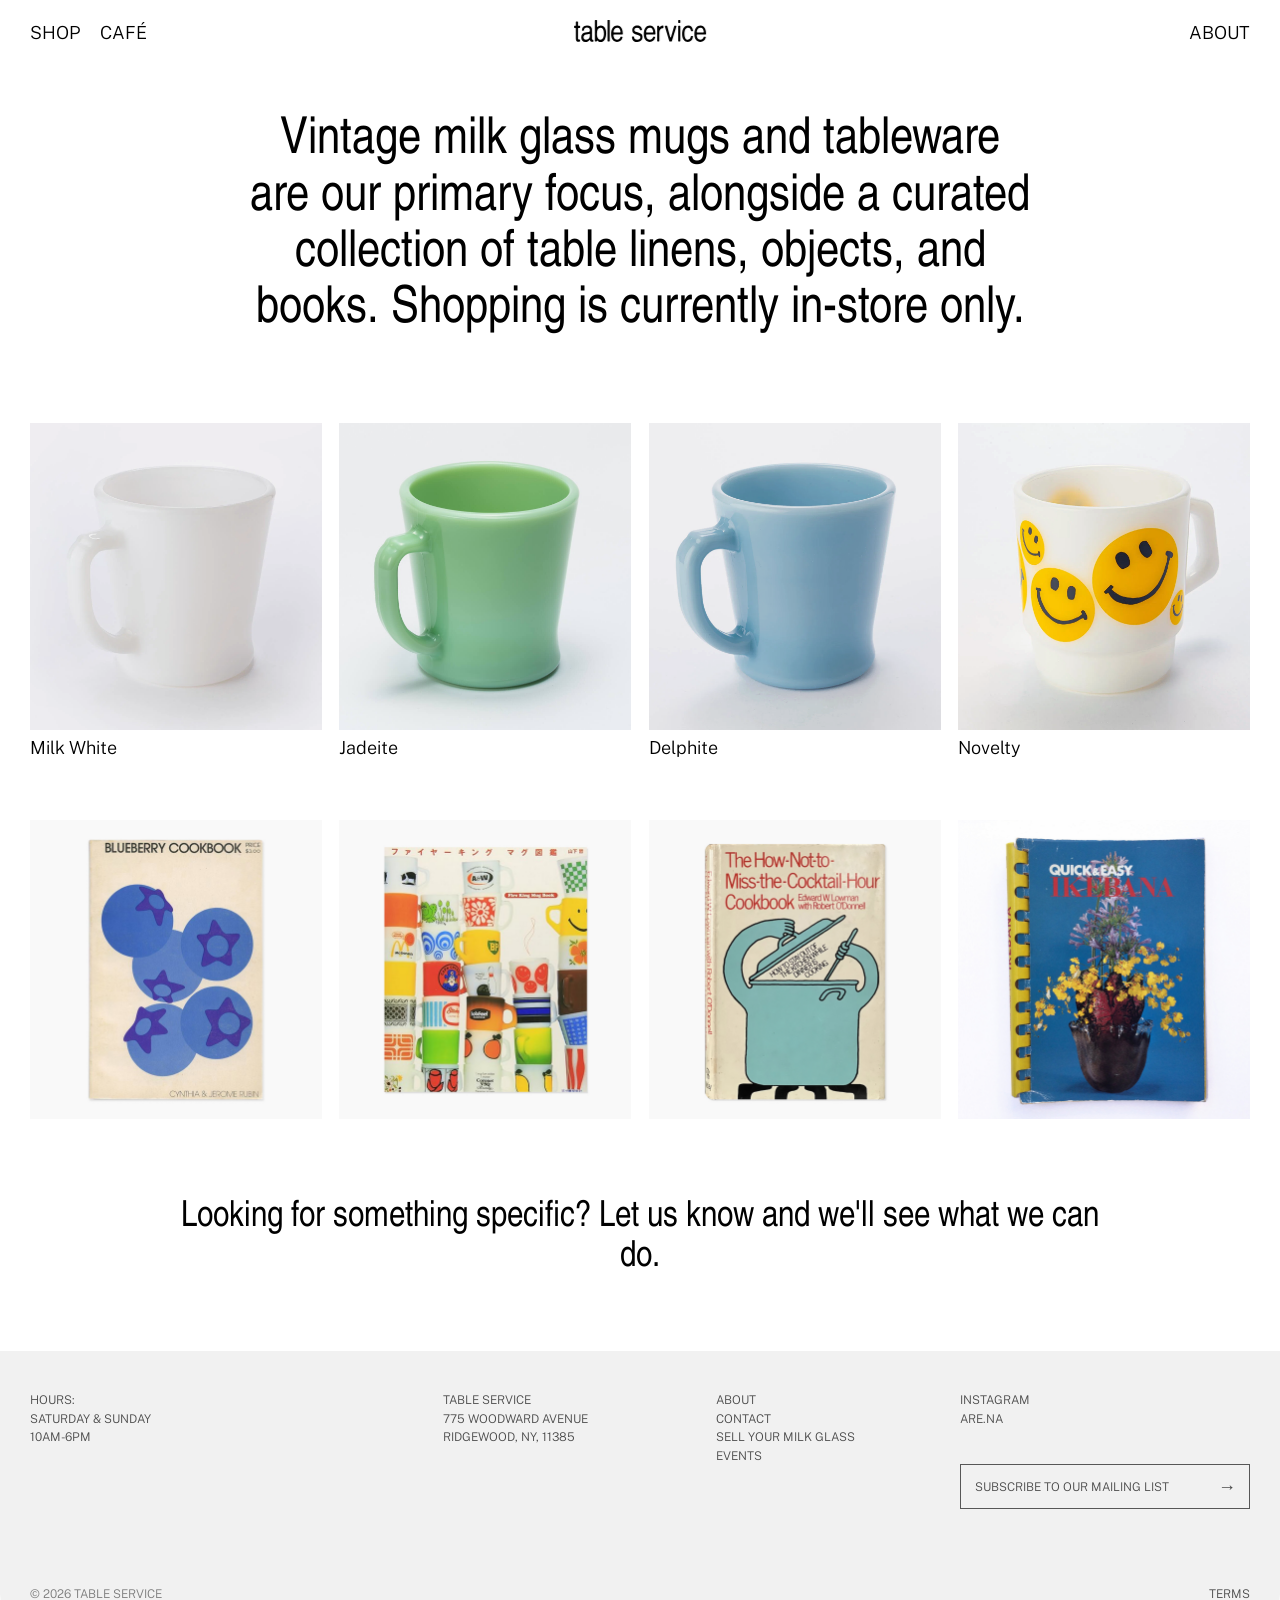
<file: shop.html>
<!DOCTYPE html>
<html lang="en">
<head>
    <title>Table Service</title>
    <meta name="title" content="Table Service">
    <meta charset="UTF-8">
    <meta name="viewport" content="width=device-width, initial-scale=1.0, minimal-ui">

    <link rel="stylesheet" href="style.css"/>
    <script src="https://ajax.googleapis.com/ajax/libs/jquery/3.2.1/jquery.min.js"></script>
    <link rel="icon" href="images/icon.png">

    <!-- Fonts -->
    <link rel="preconnect" href="https://fonts.googleapis.com">
    <link rel="preconnect" href="https://fonts.gstatic.com" crossorigin>
    <link href="https://fonts.googleapis.com/css2?family=Public+Sans:ital,wght@0,100..900;1,100..900&display=swap" rel="stylesheet">
    <link href="https://fonts.googleapis.com/css2?family=Bebas+Neue&family=Pinyon+Script&display=swap" rel="stylesheet">

    <!-- Klaviyo Script -->
    <script async type='text/javascript' src='https://static.klaviyo.com/onsite/js/Yd39B6/klaviyo.js?company_id=Yd39B6'></script>
    <script type="text/javascript">
        !function(){if(!window.klaviyo){window._klOnsite=window._klOnsite||[];try{window.klaviyo=new Proxy({},{get:function(n,i){return"push"===i?function(){var n;(n=window._klOnsite).push.apply(n,arguments)}:function(){for(var n=arguments.length,o=new Array(n),w=0;w<n;w++)o[w]=arguments[w];var t="function"==typeof o[o.length-1]?o.pop():void 0,e=new Promise((function(n){window._klOnsite.push([i].concat(o,[function(i){t&&t(i),n(i)}]))}));return e}}})}catch(n){window.klaviyo=window.klaviyo||[],window.klaviyo.push=function(){var n;(n=window._klOnsite).push.apply(n,arguments)}}}}();
    </script>
</head>
<body>

    <!-- NAV -->
<!-- NAV -->
    <div id="nav">
        <div class="nav-left">
            <div class="nav-item">
                <a href="shop.html" class="nav-trigger">Shop</a>
            <!--      <div class="dropdown">
                    <a href="#">Milk Glass</a>
                    <a href="#">Linens</a>
                    <a href="#">Objects</a>
                    <a href="#">Books</a>
                </div>-->
            </div>
            <div class="nav-item">
                <a href="cafe.html" class="nav-trigger">Café</a>
               <!--      <div class="dropdown">
                    <a href="#">Coffee</a>
                    <a href="#">Tea</a>
                    <a href="#">Treats</a>
                </div>-->
            </div>
        </div>


        <!-- LOGO IMAGE CONTAINER (Centered Statically) -->
        <div id="name">
            <a href="index.html" id="logo-link">
                <img src="imgs/tableservice.svg" id="header-logo-img" alt="Table Service Logo" />
            </a>
        </div>

        <div class="nav-right">
            <a href="about.html">About</a>
        </div>
    </div>

<br><br>

    <!-- SUBHEADER -->
    <div id="subheader">
        Vintage milk glass mugs and tableware are our primary focus, alongside a curated collection of table linens, objects, and books. Shopping is currently in-store only.
    </div>

    <!-- CONTENT GRID -->

    <div class="page-content grid">
        <div class="tile">
            <img src="imgs/white_1.png" alt="Milk Glass Collection" />
            <div class="caption">
                <span>Milk White</span>
                <span> </span>
            </div>
        </div>

        <div class="tile">
            <img src="imgs/jadeite_1.jpg" alt="Jadeite Collection" />
            <div class="caption">
                <span>Jadeite</span>
                <span> </span>
            </div>
        </div>

        <div class="tile">
            <img src="imgs/delphite_1.png" alt="Delphite Collection" />
            <div class="caption">
                <span>Delphite</span>
                <span> </span>
            </div>
        </div>

        <div class="tile">
            <img src="imgs/misc_1.png" alt="Vintage Items" />
            <div class="caption">
                <span>Novelty</span>
                <span> </span>
            </div> 
        </div>
    </div>

<!-- CONTENT GRID -->
    <div class="page-content grid">
        <div class="tile">
            <img src="imgs/book1.jpg" alt="Vintage Cookbooks" />
            <div class="caption">
                <span></span>
                <span> </span>
            </div>
        </div>

        <div class="tile">
            <img src="imgs/book2.jpg" alt="Table Linens" />
            <div class="caption">
                <span></span>
                <span> </span>
            </div>
        </div>
        <div class="tile">
            <img src="imgs/book3.jpg" alt="Vintage Items" />
            <div class="caption">
                <span></span>
                <span> </span>
            </div> 
        </div>

        <div class="tile">
            <img src="imgs/book4.jpg" alt="Vintage Books" />
            <div class="caption">
                <span></span>
                <span> </span>
            </div>
        </div>

    </div>

  

<!-- BOTTOM COPY -->

    <div id="subheader_about">
        <p>Looking for something specific? Let us know and we'll see what we can do.</p>
    </div>

    <!-- FOOTER -->
    <footer class="footer">
        <div class="footer__inner">
            <div class="footer__grid">
                <div class="footer__hours">HOURS:<br>Saturday &amp; Sunday<br>10AM-6PM</div>

                <div class="footer__contact">
                    <div>table service</div>
                    <div>775 Woodward Avenue</div>
                    <div>Ridgewood, NY, 11385</div>
                </div>

                <nav class="footer__nav" aria-label="Footer navigation">
                    <a href="about.html">ABOUT</a>
                    <a href="mailto:tableservicenyc@gmail.com">CONTACT</a>
                    <!--<a href="gift_certificates.html">GIFT CERTIFICATES</a>-->
                    <a href="sell.html">SELL YOUR MILK GLASS</a>
                    <a href="events.html">EVENTS</a>
                </nav>

                <div class="footer__right">     
                    <a href="https://www.instagram.com/tableservicenyc/?hl=en" target="_blank" rel="noopener noreferrer">INSTAGRAM</a>
                    <a class="footer__instagram" href="https://www.are.na/table-service/table-service-mldcn_1tp-c/" target="_blank" rel="noopener noreferrer">ARE.NA</a>

                    <form class="footer__subscribe" id="footer-subscribe-form" novalidate>
                        <label class="sr-only" for="footer-subscribe-email">Subscribe to our mailing list</label>
                        <input
                            id="footer-subscribe-email"
                            name="email"
                            type="email"
                            placeholder="SUBSCRIBE TO OUR MAILING LIST"
                            autocomplete="email"
                            required
                        />
                        <button type="submit" aria-label="Submit email subscription">&#8594;</button>
                    </form>

                    <div class="footer__message" id="footer-subscribe-message" aria-live="polite"></div>
                </div>

                <div class="footer__copyright">© 2026 TABLE SERVICE</div>
                <a class="footer__terms" href="terms.html">TERMS</a>
            </div>
        </div>
    </footer>

<!-- KLAVIYO SUBSCRIPTION FORM -->

<script>
document.addEventListener("DOMContentLoaded", function () {
    const form = document.getElementById("footer-subscribe-form");
    const emailInput = document.getElementById("footer-subscribe-email");
    const message = document.getElementById("footer-subscribe-message");
    const submitButton = form.querySelector('button[type="submit"]');

    const KLAVIYO_PUBLIC_KEY = "Yd39B6";
    const KLAVIYO_LIST_ID = "Sd6stV";

    form.addEventListener("submit", async function (e) {
        e.preventDefault();

        const email = emailInput.value.trim();

        if (!email || !emailInput.checkValidity()) {
            message.textContent = "Please enter a valid email address.";
            return;
        }

        submitButton.disabled = true;
        message.textContent = "Submitting...";

        try {
            const response = await fetch(
                `https://a.klaviyo.com/client/subscriptions/?company_id=${KLAVIYO_PUBLIC_KEY}`,
                {
                    method: "POST",
                    headers: {
                        "Content-Type": "application/vnd.api+json",
                        "revision": "2026-10-15"
                    },
                    body: JSON.stringify({
                        data: {
                            type: "subscription",
                            attributes: {
                                custom_source: "Table Service Website Footer",
                                profile: {
                                    data: {
                                        type: "profile",
                                        attributes: {
                                            email: email,
                                            subscriptions: {
                                                email: {
                                                    marketing: {
                                                        consent: "SUBSCRIBED"
                                                    }
                                                }
                                            }
                                        }
                                    }
                                }
                            },
                            relationships: {
                                list: {
                                    data: {
                                        type: "list",
                                        id: KLAVIYO_LIST_ID
                                    }
                                }
                            }
                        }
                    })
                }
            );

            if (!response.ok) {
                const errorData = await response.json();
                throw new Error(
                    errorData.errors?.[0]?.detail ||
                    "Klaviyo could not process your subscription."
                );
            }

            message.textContent = "Thank you for subscribing!";
            form.reset();

        } catch (error) {
            console.error("Subscription failed:", error);
            message.textContent =
                "Sorry, something went wrong. Please try again.";
        } finally {
            submitButton.disabled = false;
        }
    });
});
</script>
</body>
</html>
</file>
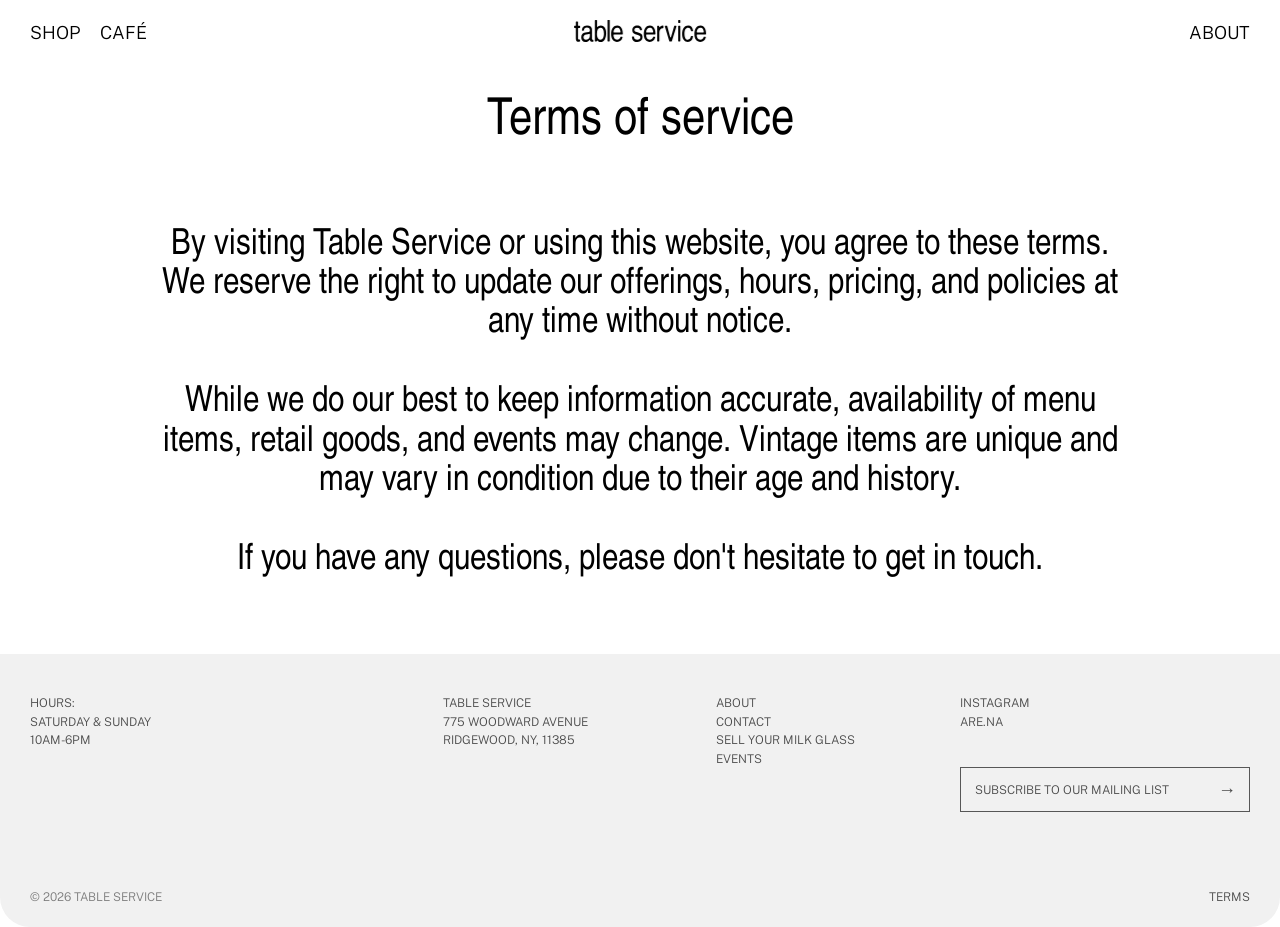
<file: terms.html>
<!DOCTYPE html>
<html lang="en">
<head>
    <title>Table Service</title>
    <meta name="title" content="Table Service">
    <meta charset="UTF-8">
    <meta name="viewport" content="width=device-width, initial-scale=1.0, minimal-ui">

    <link rel="stylesheet" href="style.css"/>
    <script src="https://ajax.googleapis.com/ajax/libs/jquery/3.2.1/jquery.min.js"></script>
    <link rel="icon" href="images/icon.png">

    <!-- Fonts -->
    <link rel="preconnect" href="https://fonts.googleapis.com">
    <link rel="preconnect" href="https://fonts.gstatic.com" crossorigin>
    <link href="https://fonts.googleapis.com/css2?family=Public+Sans:ital,wght@0,100..900;1,100..900&display=swap" rel="stylesheet">
    <link href="https://fonts.googleapis.com/css2?family=Bebas+Neue&family=Pinyon+Script&display=swap" rel="stylesheet">

    <!-- Klaviyo Script -->
    <script async type='text/javascript' src='https://static.klaviyo.com/onsite/js/Yd39B6/klaviyo.js?company_id=Yd39B6'></script>
    <script type="text/javascript">
        !function(){if(!window.klaviyo){window._klOnsite=window._klOnsite||[];try{window.klaviyo=new Proxy({},{get:function(n,i){return"push"===i?function(){var n;(n=window._klOnsite).push.apply(n,arguments)}:function(){for(var n=arguments.length,o=new Array(n),w=0;w<n;w++)o[w]=arguments[w];var t="function"==typeof o[o.length-1]?o.pop():void 0,e=new Promise((function(n){window._klOnsite.push([i].concat(o,[function(i){t&&t(i),n(i)}]))}));return e}}})}catch(n){window.klaviyo=window.klaviyo||[],window.klaviyo.push=function(){var n;(n=window._klOnsite).push.apply(n,arguments)}}}}();
    </script>
</head>
<body>

    <!-- NAV -->
<!-- NAV -->
    <div id="nav">
        <div class="nav-left">
            <div class="nav-item">
                <a href="shop.html" class="nav-trigger">Shop</a>
            <!--      <div class="dropdown">
                    <a href="#">Milk Glass</a>
                    <a href="#">Linens</a>
                    <a href="#">Objects</a>
                    <a href="#">Books</a>
                </div>-->
            </div>
            <div class="nav-item">
                <a href="cafe.html" class="nav-trigger">Café</a>
               <!--      <div class="dropdown">
                    <a href="#">Coffee</a>
                    <a href="#">Tea</a>
                    <a href="#">Treats</a>
                </div>-->
            </div>
        </div>


        <!-- LOGO IMAGE CONTAINER (Centered Statically) -->
        <div id="name">
            <a href="index.html" id="logo-link">
                <img src="imgs/tableservice.svg" id="header-logo-img" alt="Table Service Logo" />
            </a>
        </div>

        <div class="nav-right">
            <a href="about.html">About</a>
        </div>
    </div>

<br>

    <!-- SUBHEADER -->
    <div id="subheader">
        Terms of service
    </div>

<!-- CONTENT GRID -->


<!-- BOTTOM COPY -->

    <div id="subheader_about">
            <p>By visiting Table Service or using this website, you agree to these terms. We reserve the right to update our offerings, hours, pricing, and policies at any time without notice.
                <br><br>
                While we do our best to keep information accurate, availability of menu items, retail goods, and events may change. Vintage items are unique and may vary in condition due to their age and history.
                <br><br>
                If you have any questions, please don't hesitate to get in touch.</p>

    </div>

    <!-- FOOTER -->
    <footer class="footer">
        <div class="footer__inner">
            <div class="footer__grid">
                <div class="footer__hours">HOURS:<br>Saturday &amp; Sunday<br>10AM-6PM</div>

                <div class="footer__contact">
                    <div>table service</div>
                    <div>775 Woodward Avenue</div>
                    <div>Ridgewood, NY, 11385</div>
                </div>

                <nav class="footer__nav" aria-label="Footer navigation">
                    <a href="about.html">ABOUT</a>
                    <a href="mailto:tableservicenyc@gmail.com">CONTACT</a>
                    <!--<a href="gift_certificates.html">GIFT CERTIFICATES</a>-->
                    <a href="sell.html">SELL YOUR MILK GLASS</a>
                    <a href="events.html">EVENTS</a>
                </nav>

                <div class="footer__right">     
                    <a href="https://www.instagram.com/tableservicenyc/?hl=en" target="_blank" rel="noopener noreferrer">INSTAGRAM</a>
                    <a class="footer__instagram" href="https://www.are.na/table-service/table-service-mldcn_1tp-c/" target="_blank" rel="noopener noreferrer">ARE.NA</a>

                    <form class="footer__subscribe" id="footer-subscribe-form" novalidate>
                        <label class="sr-only" for="footer-subscribe-email">Subscribe to our mailing list</label>
                        <input
                            id="footer-subscribe-email"
                            name="email"
                            type="email"
                            placeholder="SUBSCRIBE TO OUR MAILING LIST"
                            autocomplete="email"
                            required
                        />
                        <button type="submit" aria-label="Submit email subscription">&#8594;</button>
                    </form>

                    <div class="footer__message" id="footer-subscribe-message" aria-live="polite"></div>
                </div>

                <div class="footer__copyright">© 2026 TABLE SERVICE</div>
                <a class="footer__terms" href="terms.html">TERMS</a>
            </div>
        </div>
    </footer>

<!-- KLAVIYO SUBSCRIPTION FORM -->

<script>
document.addEventListener("DOMContentLoaded", function () {
    const form = document.getElementById("footer-subscribe-form");
    const emailInput = document.getElementById("footer-subscribe-email");
    const message = document.getElementById("footer-subscribe-message");
    const submitButton = form.querySelector('button[type="submit"]');

    const KLAVIYO_PUBLIC_KEY = "Yd39B6";
    const KLAVIYO_LIST_ID = "Sd6stV";

    form.addEventListener("submit", async function (e) {
        e.preventDefault();

        const email = emailInput.value.trim();

        if (!email || !emailInput.checkValidity()) {
            message.textContent = "Please enter a valid email address.";
            return;
        }

        submitButton.disabled = true;
        message.textContent = "Submitting...";

        try {
            const response = await fetch(
                `https://a.klaviyo.com/client/subscriptions/?company_id=${KLAVIYO_PUBLIC_KEY}`,
                {
                    method: "POST",
                    headers: {
                        "Content-Type": "application/vnd.api+json",
                        "revision": "2026-10-15"
                    },
                    body: JSON.stringify({
                        data: {
                            type: "subscription",
                            attributes: {
                                custom_source: "Table Service Website Footer",
                                profile: {
                                    data: {
                                        type: "profile",
                                        attributes: {
                                            email: email,
                                            subscriptions: {
                                                email: {
                                                    marketing: {
                                                        consent: "SUBSCRIBED"
                                                    }
                                                }
                                            }
                                        }
                                    }
                                }
                            },
                            relationships: {
                                list: {
                                    data: {
                                        type: "list",
                                        id: KLAVIYO_LIST_ID
                                    }
                                }
                            }
                        }
                    })
                }
            );

            if (!response.ok) {
                const errorData = await response.json();
                throw new Error(
                    errorData.errors?.[0]?.detail ||
                    "Klaviyo could not process your subscription."
                );
            }

            message.textContent = "Thank you for subscribing!";
            form.reset();

        } catch (error) {
            console.error("Subscription failed:", error);
            message.textContent =
                "Sorry, something went wrong. Please try again.";
        } finally {
            submitButton.disabled = false;
        }
    });
});
</script>
</body>
</html>
</file>
<file: style.css>
html, body{
    margin: 0;
    padding: 0;
    font-family: sans-serif;
    font-family: "Pinyon Script";
    font-weight:300;

background-color: white;

}

::-webkit-scrollbar { 
    display: none; 
}


@font-face {
  font-family: 'nimbus-sans-l_bold-condensed';
    src: url(fonts/nimbus-sans-l_bold-condensed.ttf);
}

@font-face {
  font-family: 'nimbus-sans-l_regular-condensed';
    src: url(fonts/nimbus-sans-l_regular-condensed.ttf);
}

@font-face {
  font-family: arrow;
  src: url(imgs/arrow.otf);
}



.public-sans-<uniquifier> {
  font-family: "Public Sans", sans-serif;
  font-optical-sizing: auto;
  font-weight: <weight>;
  font-style: normal;
}


/* BREAKPONT 1 BREAKPONT 1 BREAKPONT 1 BREAKPONT 1 BREAKPONT 1 BREAKPONT 1 BREAKPONT 1 BREAKPONT 1 BREAKPONT 1   */



@media screen and (min-width:850px){



  body {
    margin: 0;
    font-family: "Public Sans", sans-serif;
    font-weight: 300;
  }

  /* ================= NAV ================= */
  #nav {
    position: fixed;
    top: 0;
    left: 0;
    width: 100%;
    display: flex;
    justify-content: space-between;
    align-items: flex-start;

    padding-top: 22px;
    padding-left: 30px;
    padding-right: 30px;
    padding-bottom: 18px;
    box-sizing: border-box;

    font-size: 18px;
    text-transform: uppercase;

    z-index: 1000;
    background-color: #FFFFFF;
    overflow: visible;
  }

  .nav-left,
  .nav-right {
    display: flex;
    gap: 20px;
    align-items: flex-start;
  }

  #nav a {
    text-decoration: none;
    color: black;
  }

  .nav-left {
    position: relative;
  }

  .nav-item {
    position: relative;
    display: inline-block;
  }

  .nav-trigger {
    display: inline-block;
    position: relative;
    z-index: 2;
  }

  .dropdown {
    position: absolute;
    left: -14px;
    top: calc(100% + 2px);

    display: flex;
    flex-direction: column;
    gap: 8px;

    min-width: 150px;
    padding: 16px 0px 24px 15px;
    box-sizing: border-box;

    background: #fff;
    white-space: nowrap;
    z-index: 1001;

    opacity: 0;
    visibility: hidden;
    pointer-events: none;
    transition: opacity 0.14s ease, visibility 0.14s ease;
  }

  .nav-item::after {
    content: "";
    position: absolute;
    left: -14px;
    top: 100%;
    width: calc(100% + 28px);
    height: 6px;
    background: transparent;
  }

  .nav-item:hover .dropdown,
  .nav-item:focus-within .dropdown {
    opacity: 1;
    visibility: visible;
    pointer-events: auto;
  }

  .dropdown a {
    display: block;
  }

  /* ================= HEADER ================= */
  #name {
    position: fixed;
    left: 50%;
    transform: translateX(-50%);
    top: 20px;
    height: auto;
    display: flex;
    align-items: center;
    justify-content: center;
    z-index: 1100;
    pointer-events: none;
    -webkit-font-smoothing: antialiased;
    backface-visibility: hidden;
  }

  #name a {
    color: inherit;
    text-decoration: none;
    display: flex;
    pointer-events: auto;
  }

  #header-logo-img {
    display: block;
    height: 22px; /* Tiny typography end state */
    width: auto;
  }

    /* ================= SUBHEADER ================= */

  #subheader {
      font-size: 4vw;
      line-height: 1.1;
      text-align: center;
      max-width: 34ch;
      margin: 5.5vw auto 0;
      font-family: 'nimbus-sans-l_regular-condensed';
      padding: 0 20px;
    }

  #subheader_about p{  
      line-height: 1.1;
      text-align: center;
      max-width: 60ch;
      margin: 6vw auto 0;
      font-family: 'nimbus-sans-l_regular-condensed';
      padding: 0 20px;
      font-size: 2.8vw;
      margin-bottom: 6vw;

}
    /* ================= HEADER UNAFE ================= */


.header_tile {
  grid-column: 1 / -1;
    padding: 0 30px;
}



.header_tile img {
  width: 100%;
  display: block;
  height: 88vh;          /* controlled, not too tall */
  object-fit: cover;
  object-position: center;
  margin-top: 62px;
}

.header_tile--hero img {
  width: 100%;
  height: 88vh;
}

.header_tile {
  grid-column: 1 / -1;
}

    /* ================= CONTENT ================= */


.page-content.grid {
  padding: 0 30px;
  box-sizing: border-box;
  display: grid;
  grid-template-columns: repeat(4, 1fr);
  gap: 1.4vw;
  margin-top: 7vw; /* space below subheader (matches your old layout) */
  padding-bottom: 0vh;
}

/* tile container controls height */
.tile {
  max-height: 24vw;   /* 👈 adjust this */

}

/* image fills tile + crops */
.tile img {
  width: 100%;
  height: 100%;
  object-fit: cover;
  display: block;


}


/* caption container */
.caption {
  display: flex;
  justify-content: space-between;
  margin-top: 7px;

  font-size: 18px;

}

.full_width_image img{

  width: 100%;
  display: block;
  height: 88vh;          /* controlled, not too tall */
  object-fit: cover;
  object-position: center;
  margin-top: 6vw; /* space below subheader (matches your old layout) */
  padding-bottom: 2vh;
}

.full_width_image {
  grid-column: 1 / -1;
  padding: 0 30px;
}


    /* ================= LINKS ================= */

    a {
      color: inherit;
      text-decoration: none;
    }

    a:hover {
      color: pink;
    }



    /* ================= FOOTER ================= */

 .footer {
    background: #F1F1F1;
    color: #4a4a4a;
    padding: 40px 30px 20px;
    border-bottom-left-radius: 30px;
    border-bottom-right-radius: 30px;
 
    text-transform: uppercase;
    letter-spacing: 0;
    font-size: 12px;
    line-height: 1.55;
  }

  .footer * {
    box-sizing: border-box;
  }

  .footer__inner {
    width: 100%;
    max-width: 2048px;
    margin: 0 auto;
  }

  .footer__grid {
    display: grid;
    grid-template-columns: 1.9fr 0.62fr 0.52fr 0.72fr;
    grid-template-areas:
      "hours contact nav right"
      "copyright . . terms";
    column-gap: 72px;
    row-gap: 48px;
    align-items: start;
  }

  .footer__hours {
    grid-area: hours;
    align-self: start;
    white-space: nowrap;
  }

  .footer__contact {
    grid-area: contact;
  }

  .footer__nav {
    grid-area: nav;
    display: flex;
    flex-direction: column;
    align-items: flex-start;
  }

  .footer__right {
    grid-area: right;
    display: flex;
    flex-direction: column;
    align-items: flex-start;
    min-width: 330px;
  }

  .footer__copyright {
    grid-area: copyright;
    align-self: end;
    color: #7b7b7b;
    white-space: nowrap;
  }

  .footer__terms {
    grid-area: terms;
    justify-self: end;
    align-self: end;
    color: #7b7b7b;
    white-space: nowrap;
  }

  .footer a {
    color: inherit;
    text-decoration: none;
  }

  .footer a:hover {
    text-decoration: none;
    opacity: 0.82;
  }

  .footer__instagram {
    margin-bottom: 36px;
    display: inline-block;
  }

  .footer__subscribe {
    width: 100%;
    max-width: 330px;
    height: 45px;
    border: 1px solid #575757;
    display: grid;
    grid-template-columns: 1fr 44px;
    align-items: stretch;
    background: transparent;
  }

  .footer__subscribe input {
    width: 100%;
    height: 100%;
    border: 0;
    background: transparent;
    color: #4a4a4a;
    font: inherit;
    letter-spacing: 0;
    padding: 0 14px;
    outline: none;
  }

  .footer__subscribe input::placeholder {
    color: #4a4a4a;
    opacity: 1;
  }

  .footer__subscribe button {
    width: 44px;
    height: 100%;
    border: 0;
    border-left: 0;
    background: transparent;
    color: #4a4a4a;
    font: inherit;
    font-size: 18px;
    line-height: 1;
    cursor: pointer;
    padding: 0;
  }

  .footer__message {
    min-height: 18px;
    margin-top: 10px;
    font-size: 12px;
    color: #666;
    text-transform: none;
  }

  .sr-only {
    position: absolute;
    width: 1px;
    height: 1px;
    padding: 0;
    margin: -1px;
    overflow: hidden;
    clip: rect(0, 0, 0, 0);
    white-space: nowrap;
    border: 0;
  }

  @media (max-width: 1400px) {
    .footer__grid {
      grid-template-columns: 1.3fr 0.8fr 0.7fr 0.9fr;
      column-gap: 48px;
    }

    .footer__right {
      min-width: 290px;
    }

    .footer__subscribe {
      max-width: 290px;
    }
  }

  @media (max-width: 980px) {
    .footer {
      padding: 48px 22px 28px;
    }

    .footer__grid {
      grid-template-columns: 1fr 1fr;
      grid-template-areas:
        "hours contact"
        "nav right"
        "copyright terms";
      column-gap: 34px;
      row-gap: 40px;
    }

    .footer__terms {
      justify-self: start;
    }

    .footer__right {
      min-width: 0;
    }

    .footer__subscribe {
      max-width: 100%;
    }
  }

  @media (max-width: 640px) {
    .footer__grid {
      grid-template-columns: 1fr;
      grid-template-areas:
        "hours"
        "contact"
        "nav"
        "right"
        "copyright"
        "terms";
      row-gap: 28px;
    }

    .footer__terms {
      justify-self: start;
    }

    .footer__right {
      width: 100%;
    }

  
}

}



@media screen and (max-width: 849px) and (min-width: 600px){

  body {
    font-family: "Public Sans", sans-serif;
    font-weight: 300;
  }

  #nav {
    position: fixed;
    top: 0;
    left: 0;
    width: 100%;
    display: flex;
    justify-content: space-between;
    align-items: flex-start;

    padding-top: 22px;
    padding-left: 30px;
    padding-right: 30px;
    padding-bottom: 18px;
    box-sizing: border-box;

    font-size: 18px;
    text-transform: uppercase;

    z-index: 1000;
    background-color: #FFFFFF;
    overflow: visible;
  }

  .nav-left,
  .nav-right {
    display: flex;
    gap: 20px;
    align-items: flex-start;
  }

  #nav a {
    text-decoration: none;
    color: black;
  }

  .nav-left {
    position: relative;
  }

  .nav-item {
    position: relative;
    display: inline-block;
  }

  .nav-trigger {
    display: inline-block;
    position: relative;
    z-index: 2;
  }

  .dropdown {
    position: absolute;
    left: -14px;
    top: calc(100% + 2px);

    display: flex;
    flex-direction: column;
    gap: 8px;

    min-width: 150px;
    padding: 16px 0px 24px 15px;
    box-sizing: border-box;

    background: #fff;
    white-space: nowrap;
    z-index: 1001;

    opacity: 0;
    visibility: hidden;
    pointer-events: none;
    transition: opacity 0.14s ease, visibility 0.14s ease;
  }

  .nav-item::after {
    content: "";
    position: absolute;
    left: -14px;
    top: 100%;
    width: calc(100% + 28px);
    height: 6px;
    background: transparent;
  }

  .nav-item:hover .dropdown,
  .nav-item:focus-within .dropdown {
    opacity: 1;
    visibility: visible;
    pointer-events: auto;
  }

  .dropdown a {
    display: block;
  }

  /* ================= HEADER ================= */
  #name {
    position: fixed;
    left: 50%;
    transform: translateX(-50%);
    top: 20px;
    height: auto;
    display: flex;
    align-items: center;
    justify-content: center;
    z-index: 1100;
    pointer-events: none;
    -webkit-font-smoothing: antialiased;
    backface-visibility: hidden;
  }

  #name a {
    color: inherit;
    text-decoration: none;
    display: flex;
    pointer-events: auto;
  }

  #header-logo-img {
    display: block;
    height: 22px; /* Tiny typography end state */
    width: auto;
  }


  .header_tile {
    grid-column: 1 / -1;
    padding: 0 20px;
  }

  .header_tile img {
    width: 100%;
    display: block;
    height: 70vh;
    object-fit: cover;
    object-position: center;
    margin-top: 58px;
  }

  #subheader {
    font-size: 6.5vw;
    line-height: 1.08;
    text-align: center;
    max-width: 26ch;
    margin: 8vw auto 0;
    font-family: 'nimbus-sans-l_regular-condensed';
    padding: 0 20px;
  }


  #subheader_about p{  

      line-height: 1.2;
      text-align: center;
      max-width: 32ch;
      margin: 6vw auto 0;
      font-family: 'nimbus-sans-l_regular-condensed';
      padding: 0 20px;
      font-size: 5vw;
      margin-bottom: 6vw;

}

  .page-content.grid {
    padding: 0 20px 22vh;
    box-sizing: border-box;
    display: grid;
    grid-template-columns: repeat(2, 1fr);
    gap: 20px;
    margin-top: 7vw;
    padding-bottom: 0vh;
  }

.full_width_image img{
  width: 100%;
  display: block;
  height: 70vh;          /* controlled, not too tall */
  object-fit: cover;
  object-position: center;
  margin-top: 58px;
}

.full_width_image {
    grid-column: 1 / -1;
    padding: 0 20px;
}

  .tile {
    max-height: none;
  }

  .tile img {
    width: 100%;
    height: auto;
    object-fit: cover;
    display: block;
  }

  .caption {
    display: flex;
    justify-content: space-between;
    margin-top: 7px;
    margin-bottom: -7px;
    font-size: 16px;
  }


  a {
    color: inherit;
    text-decoration: none;
  }

  a:hover {
    color: pink;
  }

  .footer {
    background: #F1F1F1;
    color: #4a4a4a;
    padding: 36px 20px 24px;
    border-bottom-left-radius: 24px;
    border-bottom-right-radius: 24px;
    text-transform: uppercase;
    letter-spacing: 0;
    font-size: 12px;
    line-height: 1.55;
  }

  .footer * {
    box-sizing: border-box;
  }

  .footer__inner {
    width: 100%;
    max-width: 2048px;
    margin: 0 auto;
  }

  .footer__grid {
    display: grid;
    grid-template-columns: 1fr 1fr;
    grid-template-areas:
      "hours contact"
      "nav right"
      "copyright terms";
    column-gap: 28px;
    row-gap: 32px;
    align-items: start;
  }

  .footer__hours { grid-area: hours; white-space: nowrap; }
  .footer__contact { grid-area: contact; }
  .footer__nav {
    grid-area: nav;
    display: flex;
    flex-direction: column;
    align-items: flex-start;
  }
  .footer__right {
    grid-area: right;
    display: flex;
    flex-direction: column;
    align-items: flex-start;
    min-width: 0;
  }
  .footer__copyright {
    grid-area: copyright;
    color: #7b7b7b;
    white-space: nowrap;
  }
  .footer__terms {
    grid-area: terms;
    justify-self: start;
    color: #7b7b7b;
    white-space: nowrap;
  }

  .footer a {
    color: inherit;
    text-decoration: none;
  }

  .footer a:hover {
    text-decoration: none;
    opacity: 0.82;
  }

  .footer__instagram {
    margin-bottom: 24px;
    display: inline-block;
  }

  .footer__subscribe {
    width: 100%;
    max-width: 100%;
    height: 42px;
    border: 1px solid #575757;
    display: grid;
    grid-template-columns: 1fr 44px;
    align-items: stretch;
    background: transparent;
  }

  .footer__subscribe input {
    width: 100%;
    height: 100%;
    border: 0;
    background: transparent;
    color: #4a4a4a;
    font: inherit;
    letter-spacing: 0;
    padding: 0 12px;
    outline: none;
  }

  .footer__subscribe input::placeholder {
    color: #4a4a4a;
    opacity: 1;
  }

  .footer__subscribe button {
    width: 44px;
    height: 100%;
    border: 0;
    background: transparent;
    color: #4a4a4a;
    font: inherit;
    font-size: 18px;
    line-height: 1;
    cursor: pointer;
    padding: 0;
  }

  .footer__message {
    min-height: 18px;
    margin-top: 10px;
    font-size: 12px;
    color: #666;
    text-transform: none;
  }

  .sr-only {
    position: absolute;
    width: 1px;
    height: 1px;
    padding: 0;
    margin: -1px;
    overflow: hidden;
    clip: rect(0, 0, 0, 0);
    white-space: nowrap;
    border: 0;
  }
}


@media screen and (max-width: 599px){

  body {
    font-family: "Public Sans", sans-serif;
    font-weight: 300;
  }

  #nav {
    position: fixed;
    top: 0;
    left: 0;
    width: 100%;
    display: flex;
    justify-content: space-between;
    align-items: flex-start;
    padding: 16px 16px 12px;
    box-sizing: border-box;
    font-size: 14px;
    text-transform: uppercase;
    z-index: 1000;
    background-color: #FFFFFF;
    overflow: visible;
  }

  .nav-left,
  .nav-right {
    display: flex;
    gap: 12px;
    align-items: flex-start;
    flex-wrap: wrap;
  }

  #nav a {
    text-decoration: none;
    color: black;
  }

  .nav-left {
    position: relative;
  }

  .nav-item {
    position: relative;
    display: inline-block;
  }

  .nav-trigger {
    display: inline-block;
    position: relative;
    z-index: 2;
  }

  .dropdown {
    position: absolute;
    left: 0;
    top: calc(100% + 2px);
    display: flex;
    flex-direction: column;
    gap: 8px;
    min-width: 130px;
    padding: 12px 12px 16px 0;
    box-sizing: border-box;
    background: #fff;
    white-space: nowrap;
    z-index: 1001;
    opacity: 0;
    visibility: hidden;
    pointer-events: none;
    transition: opacity 0.14s ease, visibility 0.14s ease;
  }

  .nav-item::after {
    content: "";
    position: absolute;
    left: 0;
    top: 100%;
    width: 100%;
    height: 6px;
    background: transparent;
  }

  .nav-item:hover .dropdown,
  .nav-item:focus-within .dropdown {
    opacity: 1;
    visibility: visible;
    pointer-events: auto;
  }

  .dropdown a {
    display: block;
  }

  /* ================= HEADER ================= */
  #name {
    position: fixed;
    left: 50%;
    transform: translateX(-50%);
    top: 16px;
    height: auto;
    display: flex;
    align-items: center;
    justify-content: center;
    z-index: 1100;
    pointer-events: none;
    -webkit-font-smoothing: antialiased;
    backface-visibility: hidden;
  }

  #name a {
    color: inherit;
    text-decoration: none;
    display: flex;
    pointer-events: auto;
  }

  #header-logo-img {
    display: block;
    height: 16px; /* Smallest typography end state for mobile */
    width: auto;
  }

  .header_tile {
    grid-column: 1 / -1;
    padding: 0 16px;
  }

  .header_tile img {
    width: 100%;
    display: block;
    height: 60vh;
    object-fit: cover;
    object-position: right center;
    margin-top: 52px;
  }

  #subheader {
    font-size: 9vw;
    line-height: 1.02;
    text-align: center;
    max-width: 19.5ch;
    margin: 10vw auto 0;
    font-family: 'nimbus-sans-l_regular-condensed';
    padding: 0 16px;
  }


  #subheader_about p{  
      line-height: 1.2;
      text-align: center;
      max-width: 30ch;
      margin: 7vw auto 0;
      font-family: 'nimbus-sans-l_regular-condensed';
      padding: 0 40px;
      font-size: 6.8vw;
      margin-bottom: 8vw;

}

.full_width_image img{
  width: 100%;
  display: block;
    height: 54vh;
    object-fit: cover;
    object-position: center;
    margin-top: 52px;
}


.full_width_image {
    grid-column: 1 / -1;
    padding: 0 16px;
}

  .page-content.grid {
    padding: 0 16px 18vh;
    box-sizing: border-box;
    display: grid;
    grid-template-columns: repeat(2, 1fr);
    gap: 16px ;
    margin-top: 10vw;
    padding-bottom: 0vh;
  }

  .tile {
    max-height: none;
  }

  .tile img {
    width: 100%;
    height: auto;
    object-fit: cover;
    display: block;
  }

  .caption {
    display: flex;
    justify-content: space-between;
    margin-top: 6px;
    margin-bottom: -6px;
    font-size: 14px;
  }

  a {
    color: inherit;
    text-decoration: none;
  }

  a:hover {
    color: pink;
  }

  .footer {
    background: #F1F1F1;
    color: #4a4a4a;
    padding: 30px 16px 22px;
    border-bottom-left-radius: 20px;
    border-bottom-right-radius: 20px;
    text-transform: uppercase;
    letter-spacing: 0;
    font-size: 11px;
    line-height: 1.5;
  }

  .footer * {
    box-sizing: border-box;
  }

  .footer__inner {
    width: 100%;
    max-width: 2048px;
    margin: 0 auto;
  }

  .footer__grid {
    display: grid;
    grid-template-columns: 1fr;
    grid-template-areas:
      "hours"
      "contact"
      "nav"
      "right"
      "copyright"
      "terms";
    row-gap: 22px;
    align-items: start;
  }

  .footer__hours { grid-area: hours; }
  .footer__contact { grid-area: contact; }
  .footer__nav {
    grid-area: nav;
    display: flex;
    flex-direction: column;
    align-items: flex-start;
  }
  .footer__right {
    grid-area: right;
    display: flex;
    flex-direction: column;
    align-items: flex-start;
    width: 100%;
    min-width: 0;
  }
  .footer__copyright {
    grid-area: copyright;
    color: #7b7b7b;
    white-space: nowrap;
  }
  .footer__terms {
    grid-area: terms;
    justify-self: start;
    color: #7b7b7b;
    white-space: nowrap;
  }

  .footer a {
    color: inherit;
    text-decoration: none;
  }

  .footer a:hover {
    text-decoration: none;
    opacity: 0.82;
  }

  .footer__instagram {
    margin-bottom: 18px;
    display: inline-block;
  }

  .footer__subscribe {
    width: 100%;
    max-width: 100%;
    height: 40px;
    border: 1px solid #575757;
    display: grid;
    grid-template-columns: 1fr 40px;
    align-items: stretch;
    background: transparent;
  }

  .footer__subscribe input {
    width: 100%;
    height: 100%;
    border: 0;
    background: transparent;
    color: #4a4a4a;
    font: inherit;
    letter-spacing: 0;
    padding: 0 10px;
    outline: none;
  }

  .footer__subscribe input::placeholder {
    color: #4a4a4a;
    opacity: 1;
  }

  .footer__subscribe button {
    width: 40px;
    height: 100%;
    border: 0;
    background: transparent;
    color: #4a4a4a;
    font: inherit;
    font-size: 16px;
    line-height: 1;
    cursor: pointer;
    padding: 0;
  }

  .footer__message {
    min-height: 18px;
    margin-top: 10px;
    font-size: 11px;
    color: #666;
    text-transform: none;
  }

  .sr-only {
    position: absolute;
    width: 1px;
    height: 1px;
    padding: 0;
    margin: -1px;
    overflow: hidden;
    clip: rect(0, 0, 0, 0);
    white-space: nowrap;
    border: 0;
  }
}
</file>
